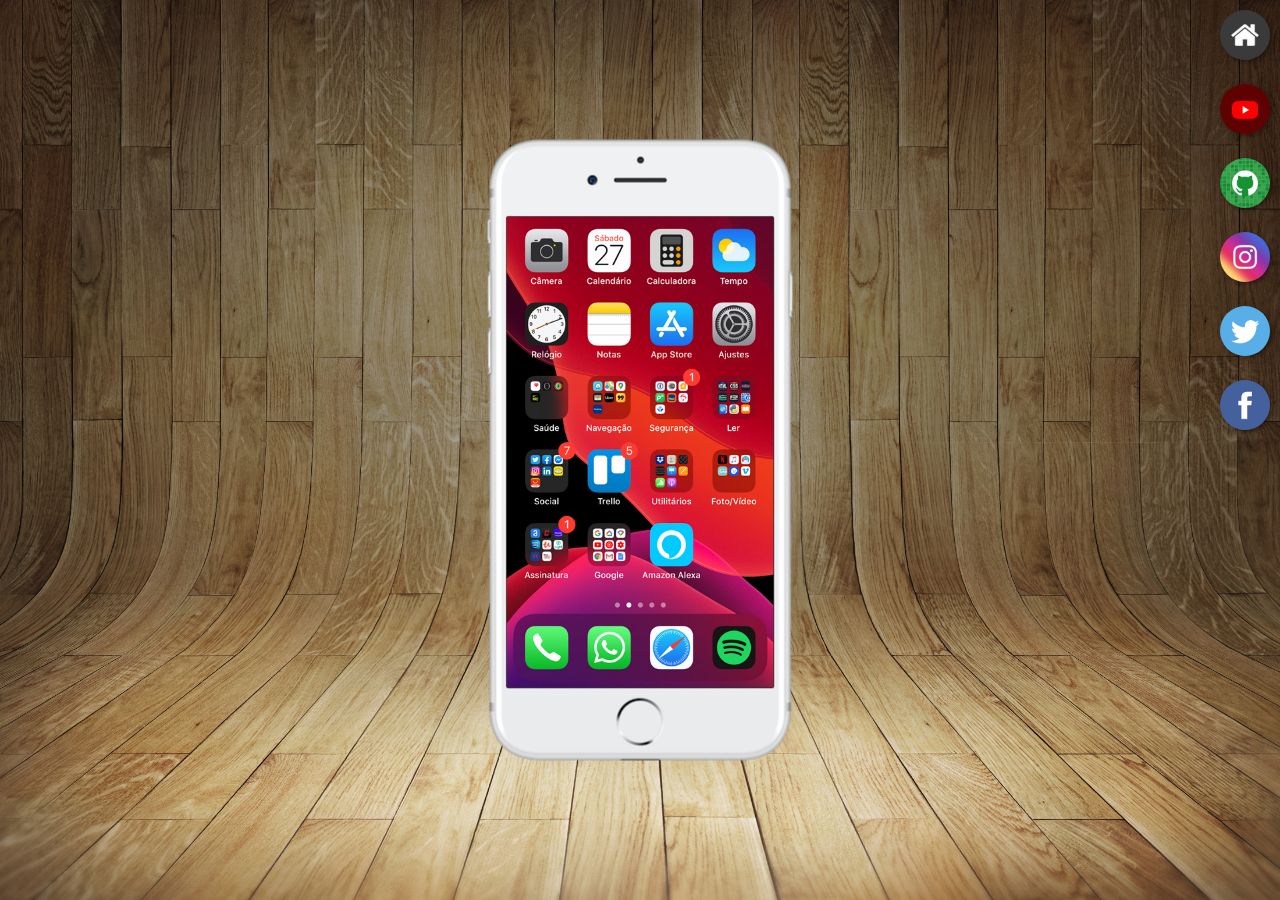
<file: index.html>
<!DOCTYPE html>
<html lang="pt-br">
<head>
    <meta charset="UTF-8">
    <meta http-equiv="X-UA-Compatible" content="IE=edge">
    <meta name="viewport" content="width=device-width, initial-scale=1.0">
    <link rel="shortcut icon" href="favicon.png" type="image/x-icon">
    <link rel="stylesheet" href="estilos/style.css">
    <title>Projeto Redes Sociais</title>
</head>
<body>
    <main>
        <section id="telefone">
            <iframe src="home.html" name="tela" id="tela" frameborder="0">
                Seu navegador não é compatível com isso.
            </iframe>
        </section>
        <section id="redes-sociais">
            <a href="home.html" target="tela"><img src="pacote-d013/imagens/logo-home.jpg" alt="Home"></a><br>
            <a href="youtube.html" target="tela"><img src="pacote-d013/imagens/logo-youtube.jpg" alt="Youtube"></a><br>
            <a href="github.html" target="tela"><img src="pacote-d013/imagens/logo-github.jpg" alt="GitHub"></a><br>
            <a href="instagram.html" target="tela"><img src="pacote-d013/imagens/logo-instagram.jpg" alt="Instagram"></a><br>
            <a href="twitter.html" target="tela"><img src="pacote-d013/imagens/logo-twitter.jpg" alt="Twitter"></a><br>
            <a href="facebook.html" target="tela"><img src="pacote-d013/imagens/logo-facebook.jpg" alt="Facebook"></a>
        </section>
    </main>
</body>
</html>
</file>
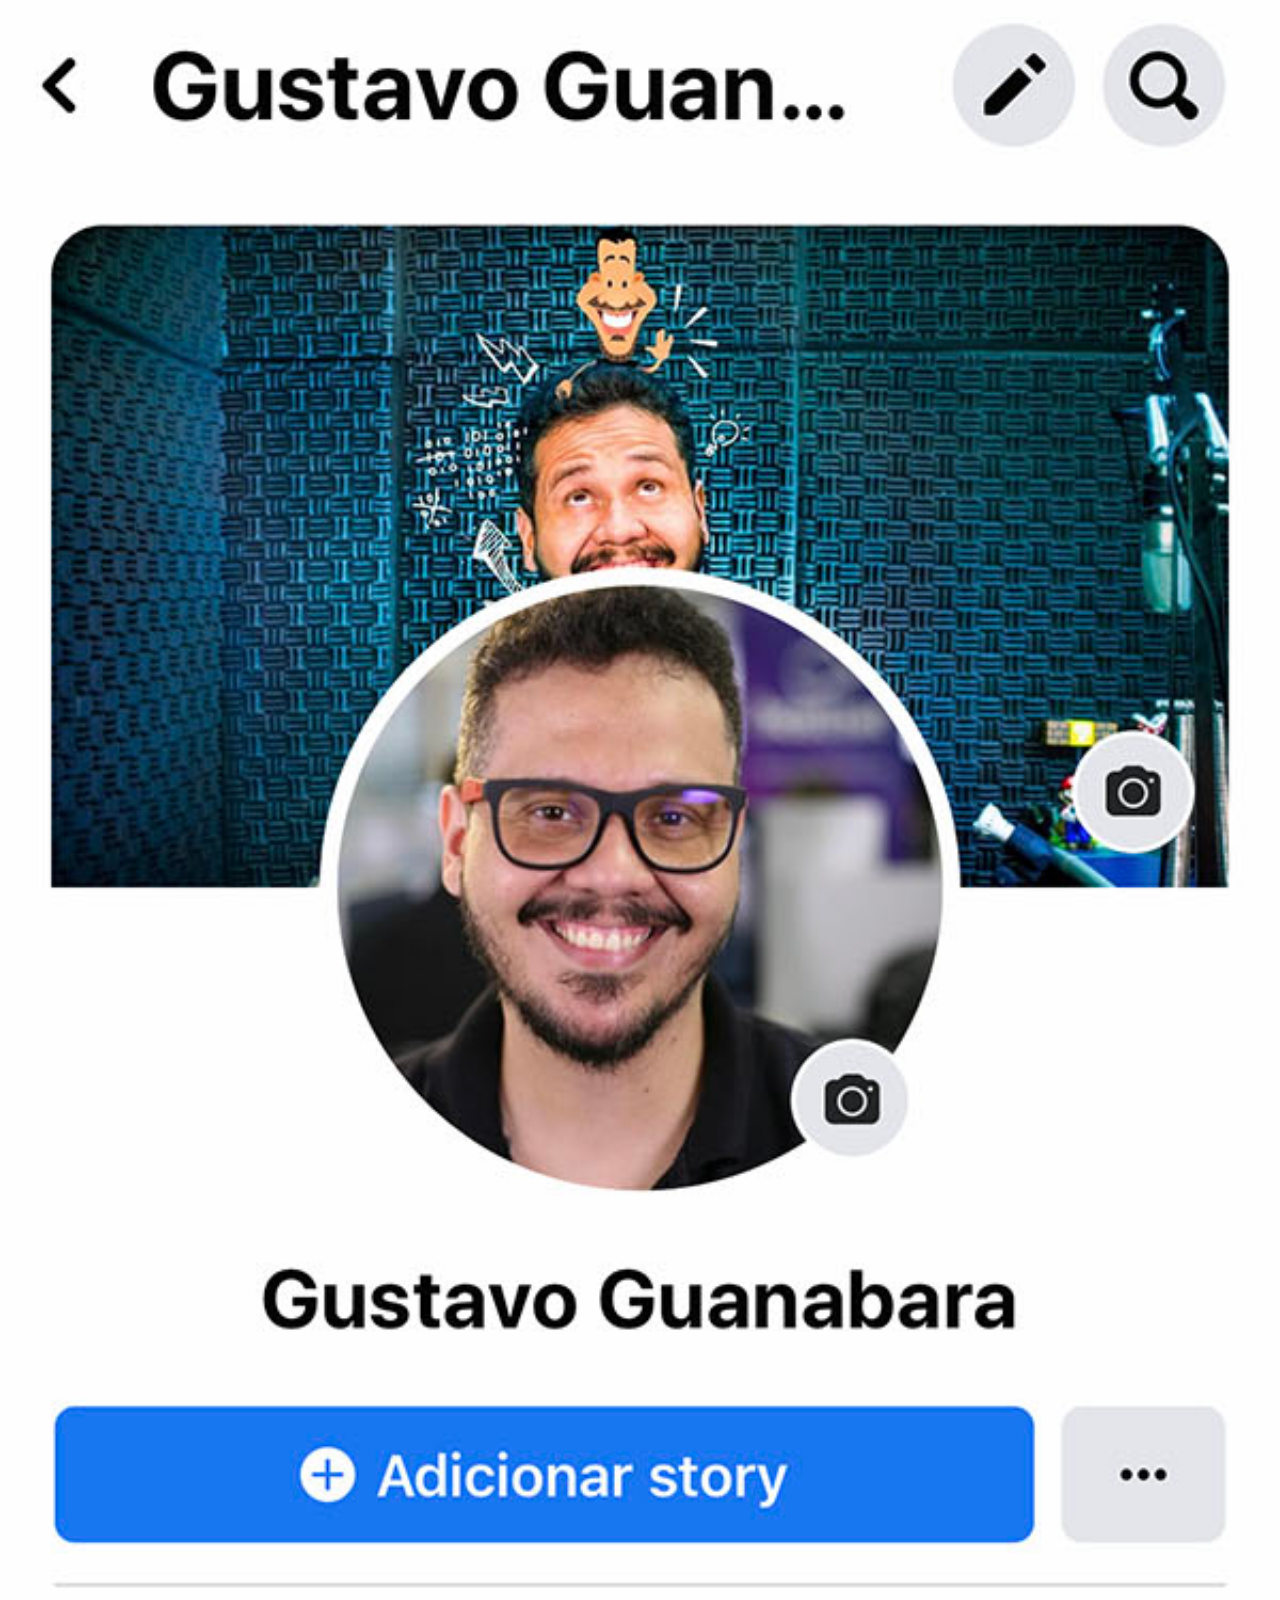
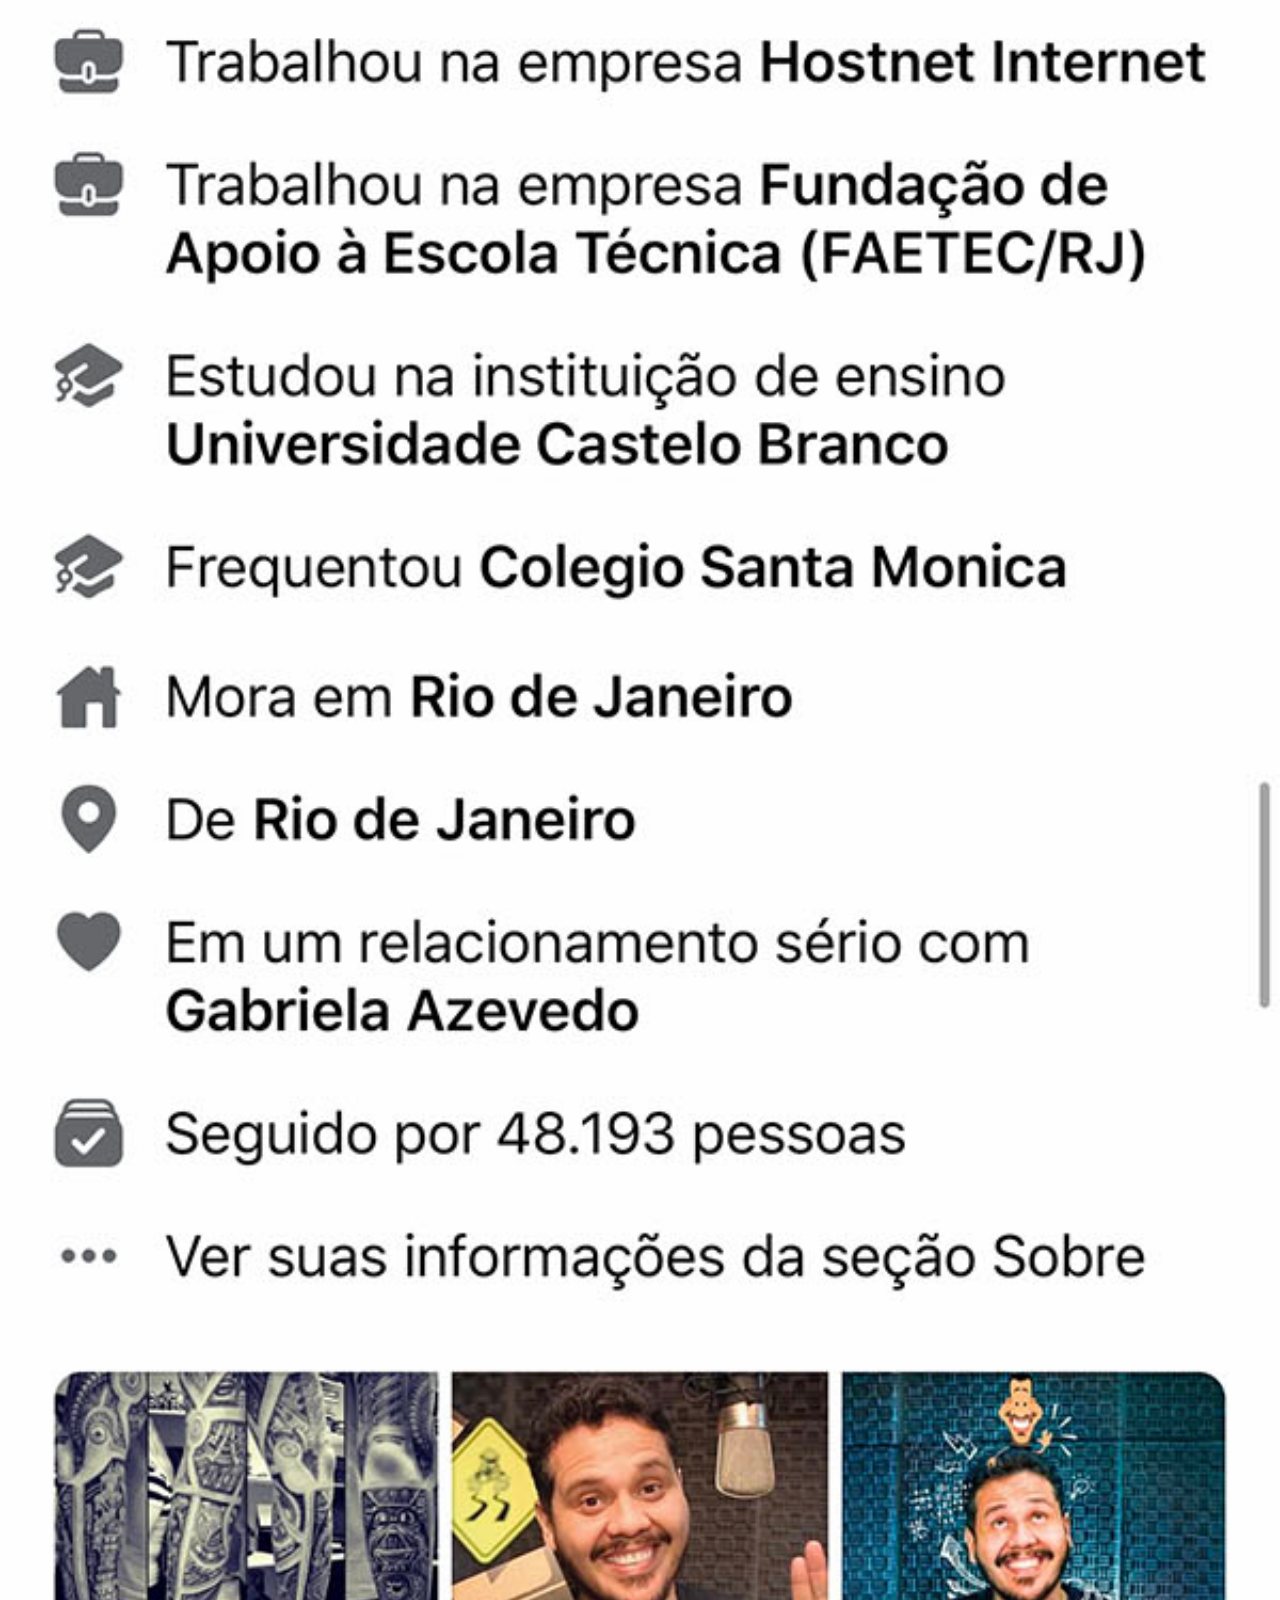
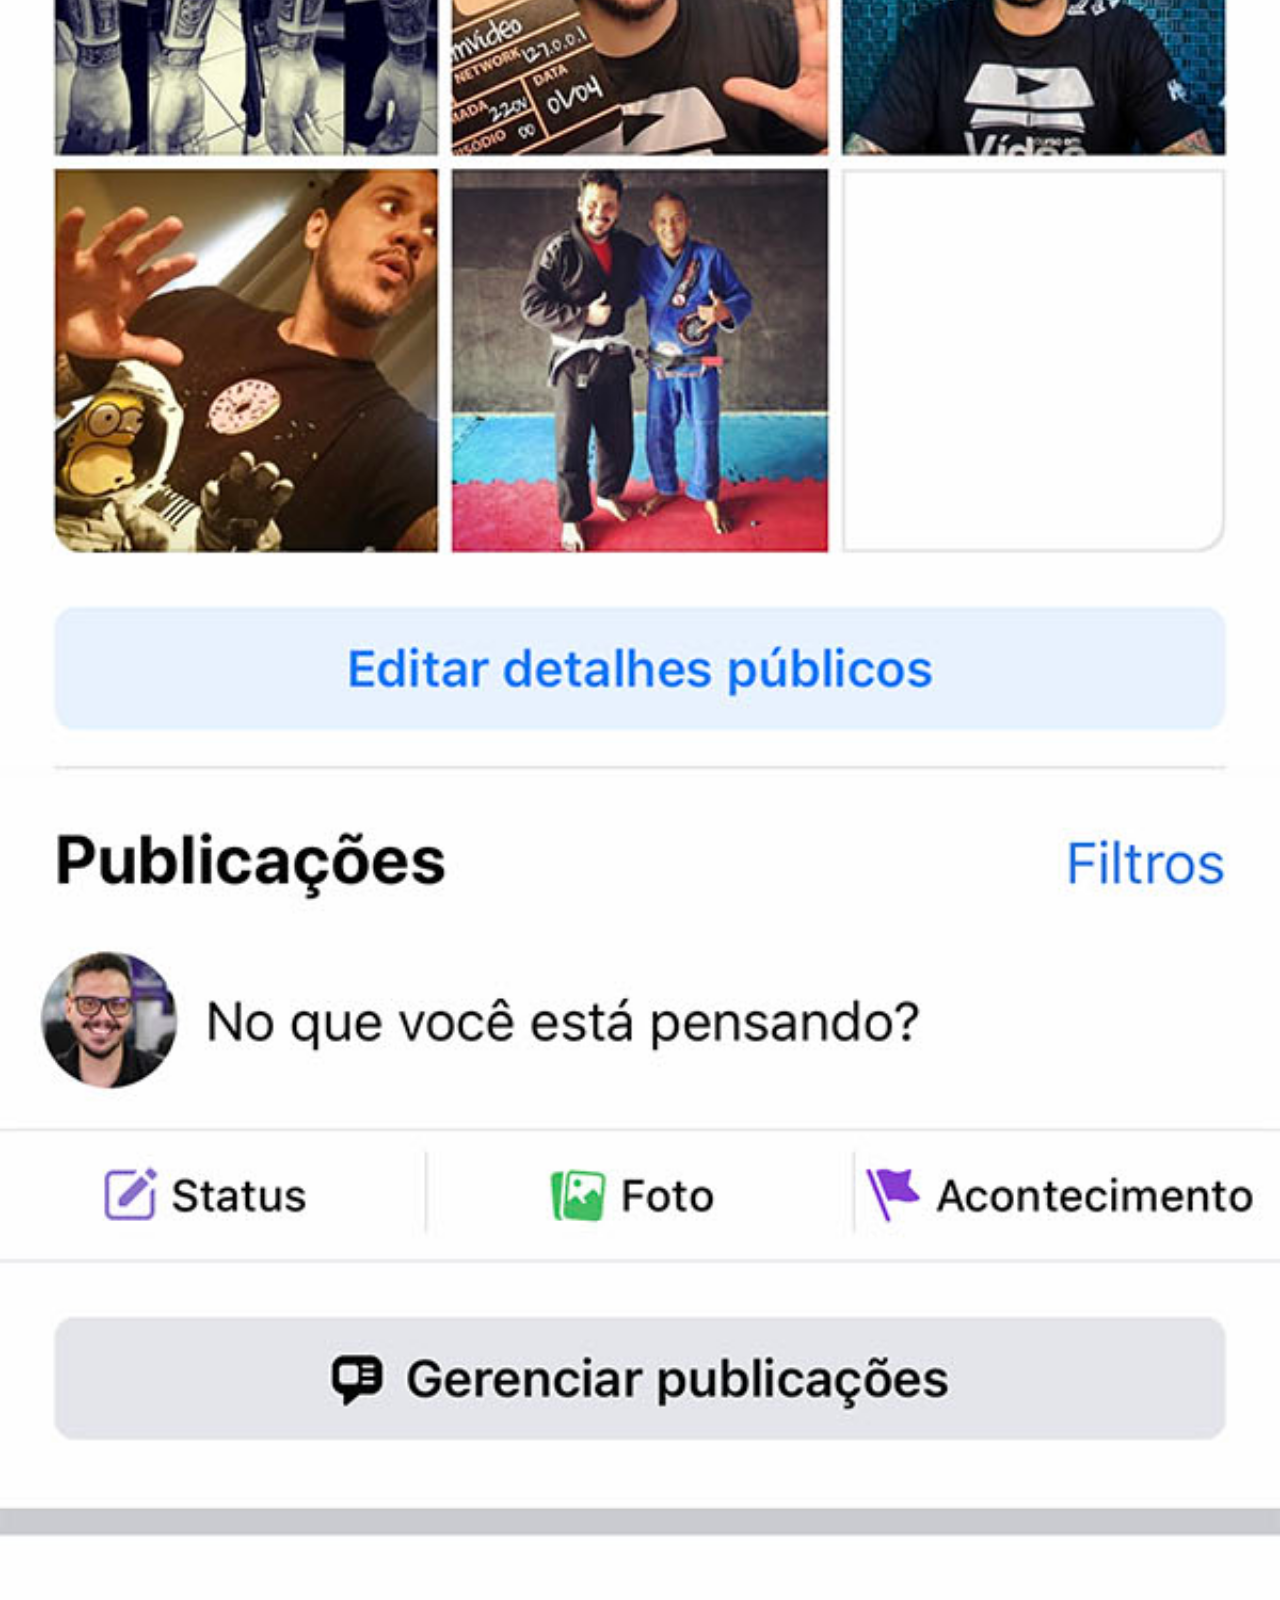
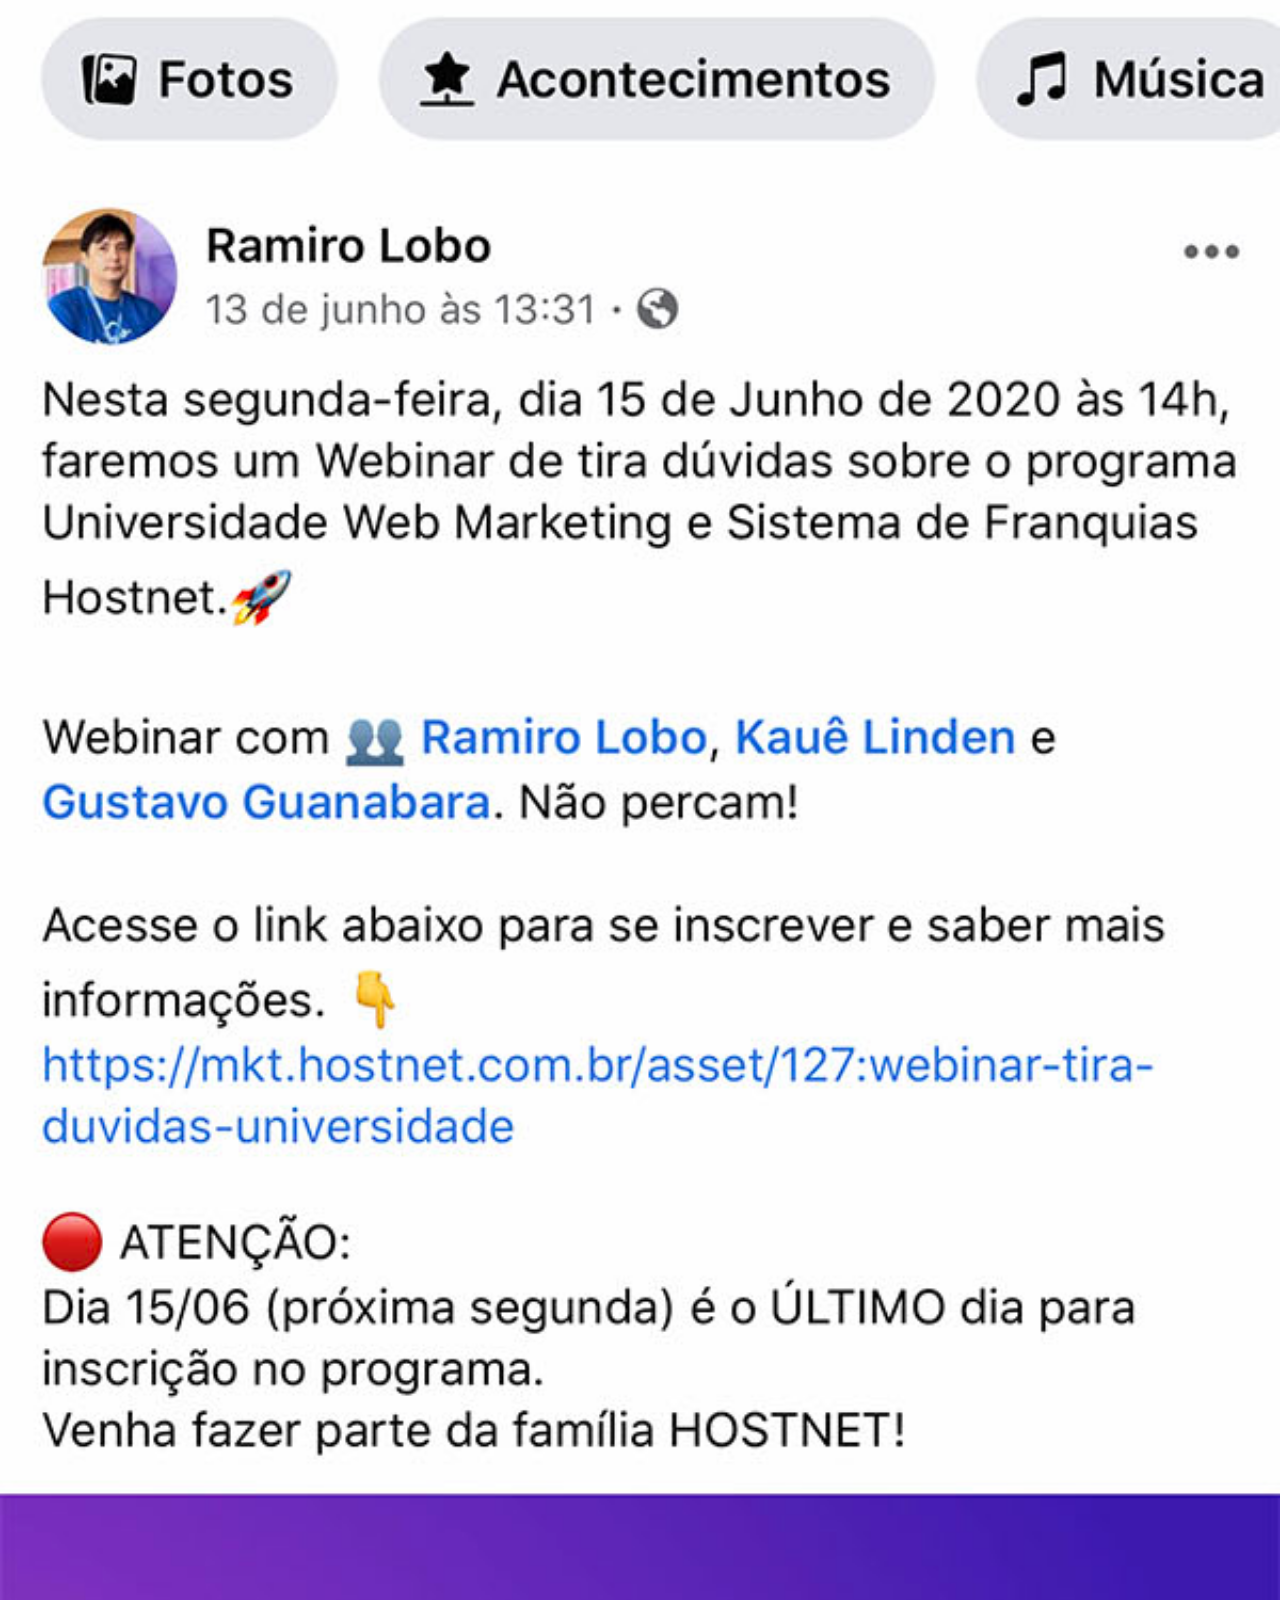
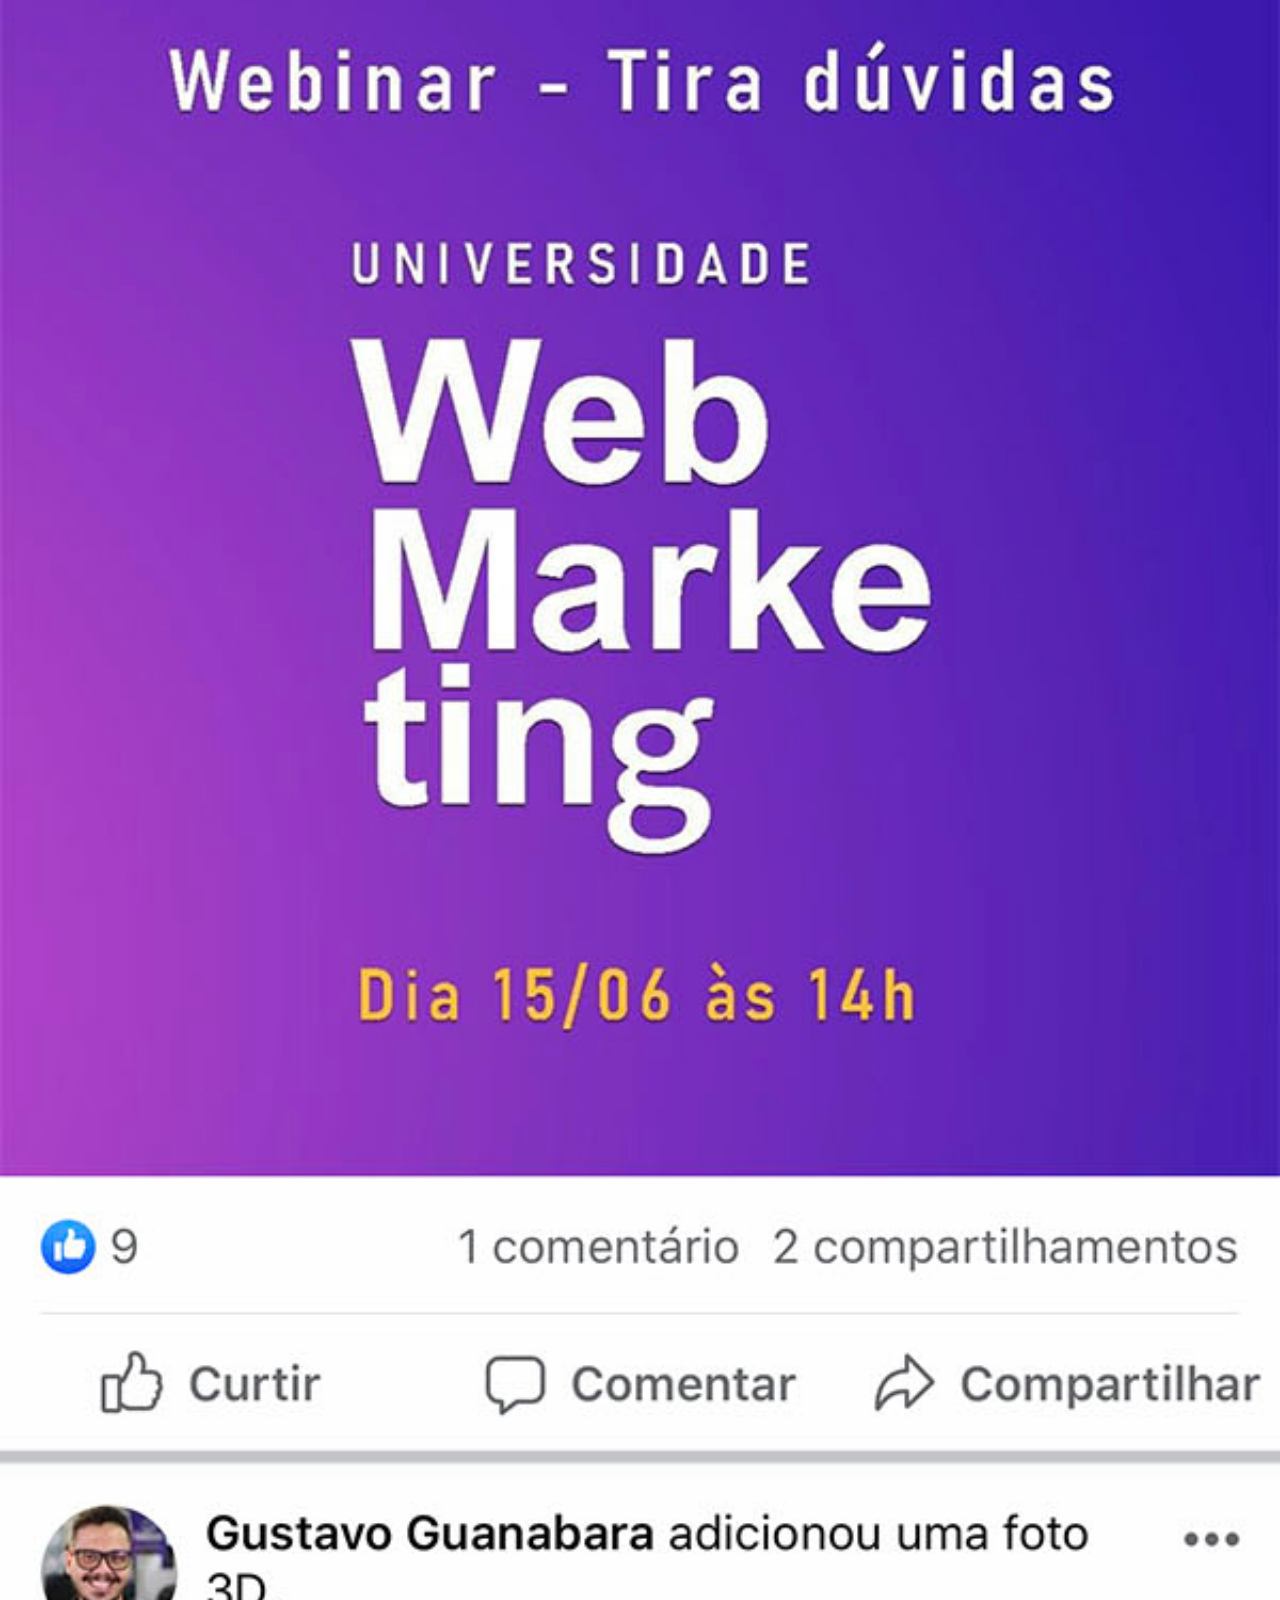
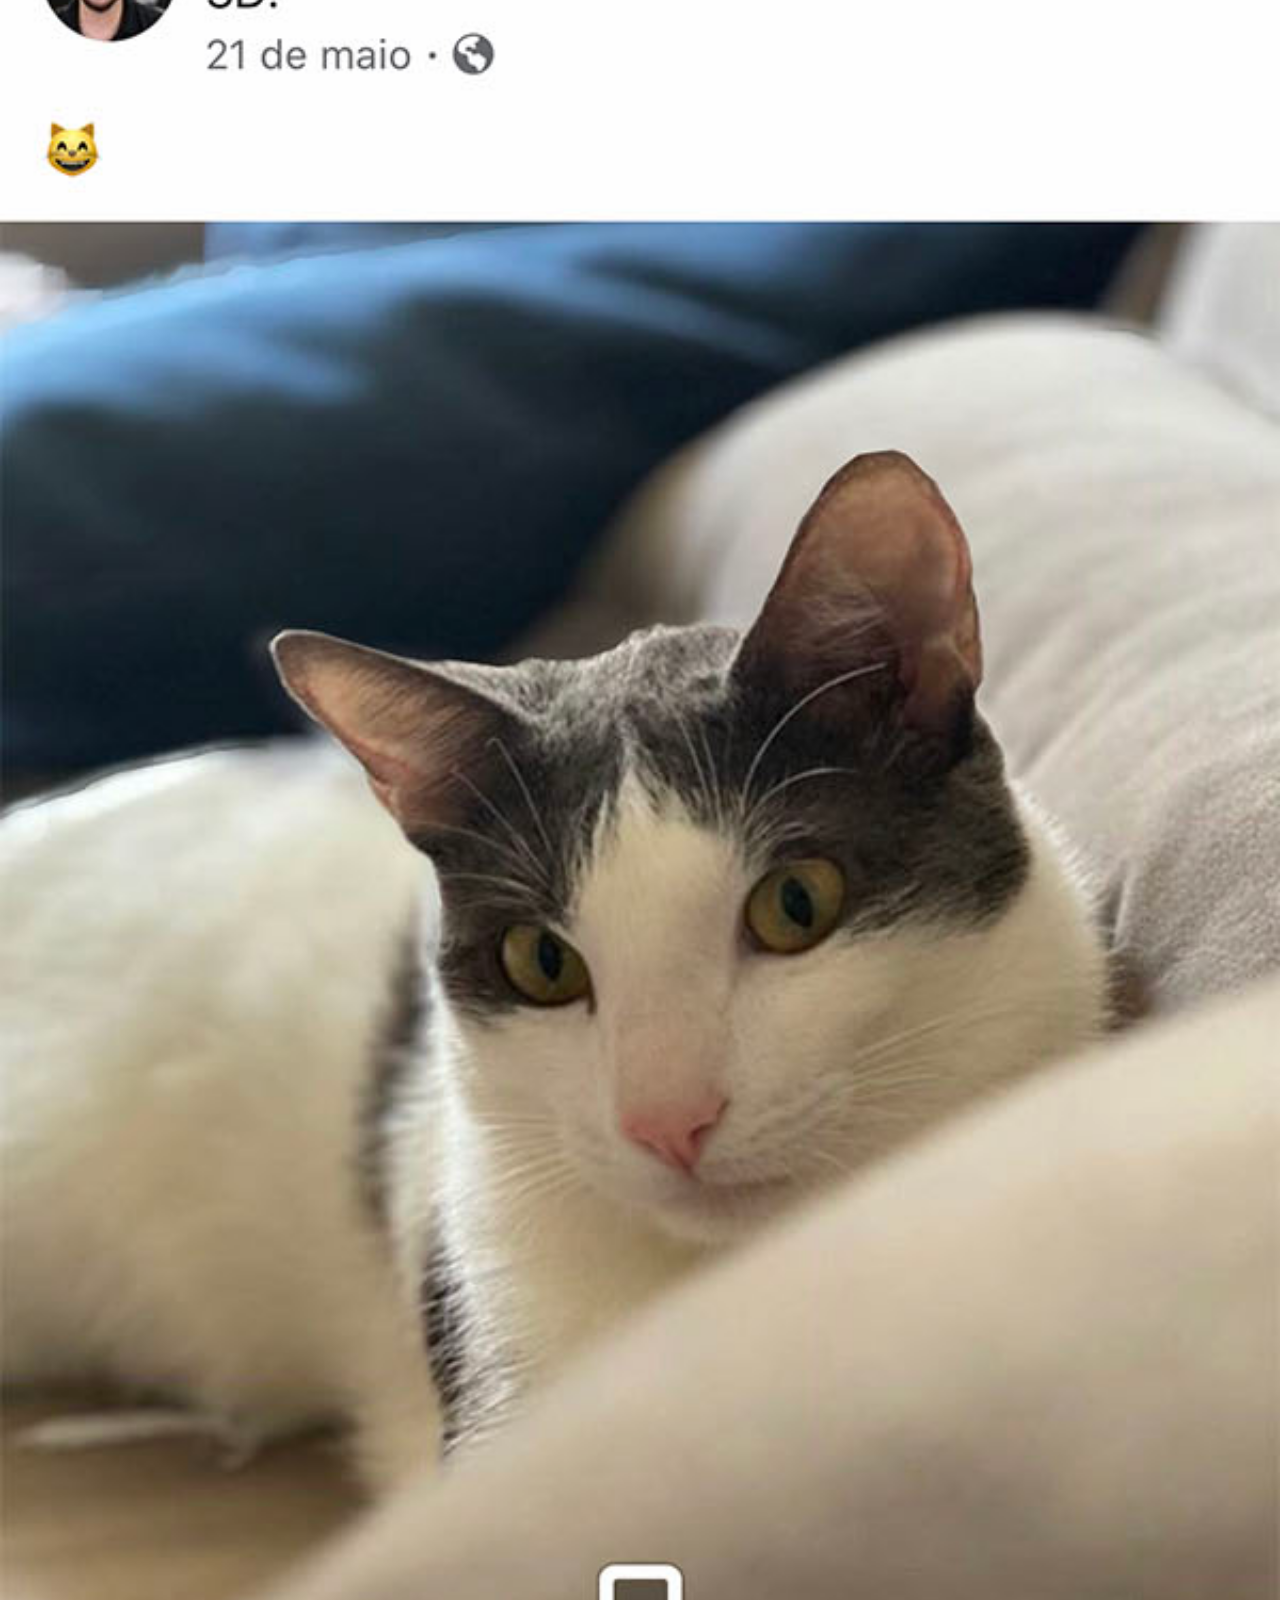
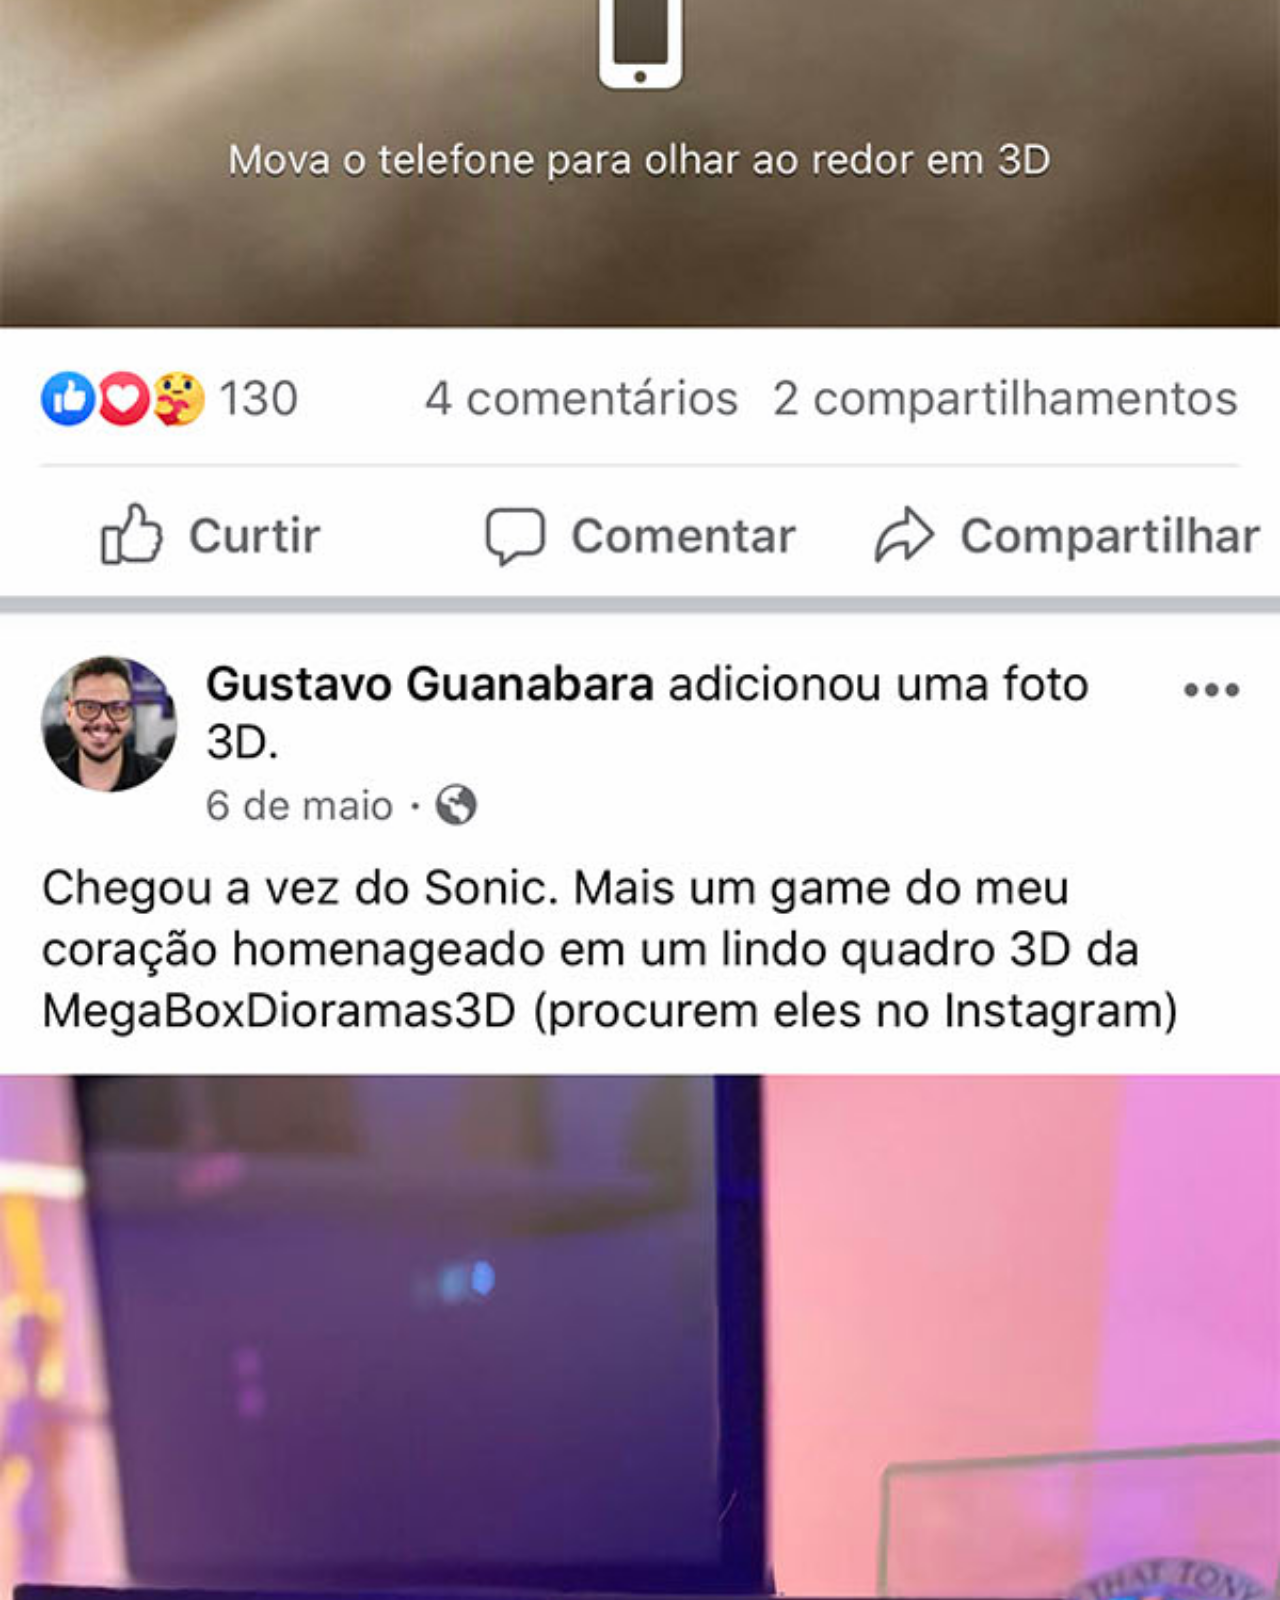
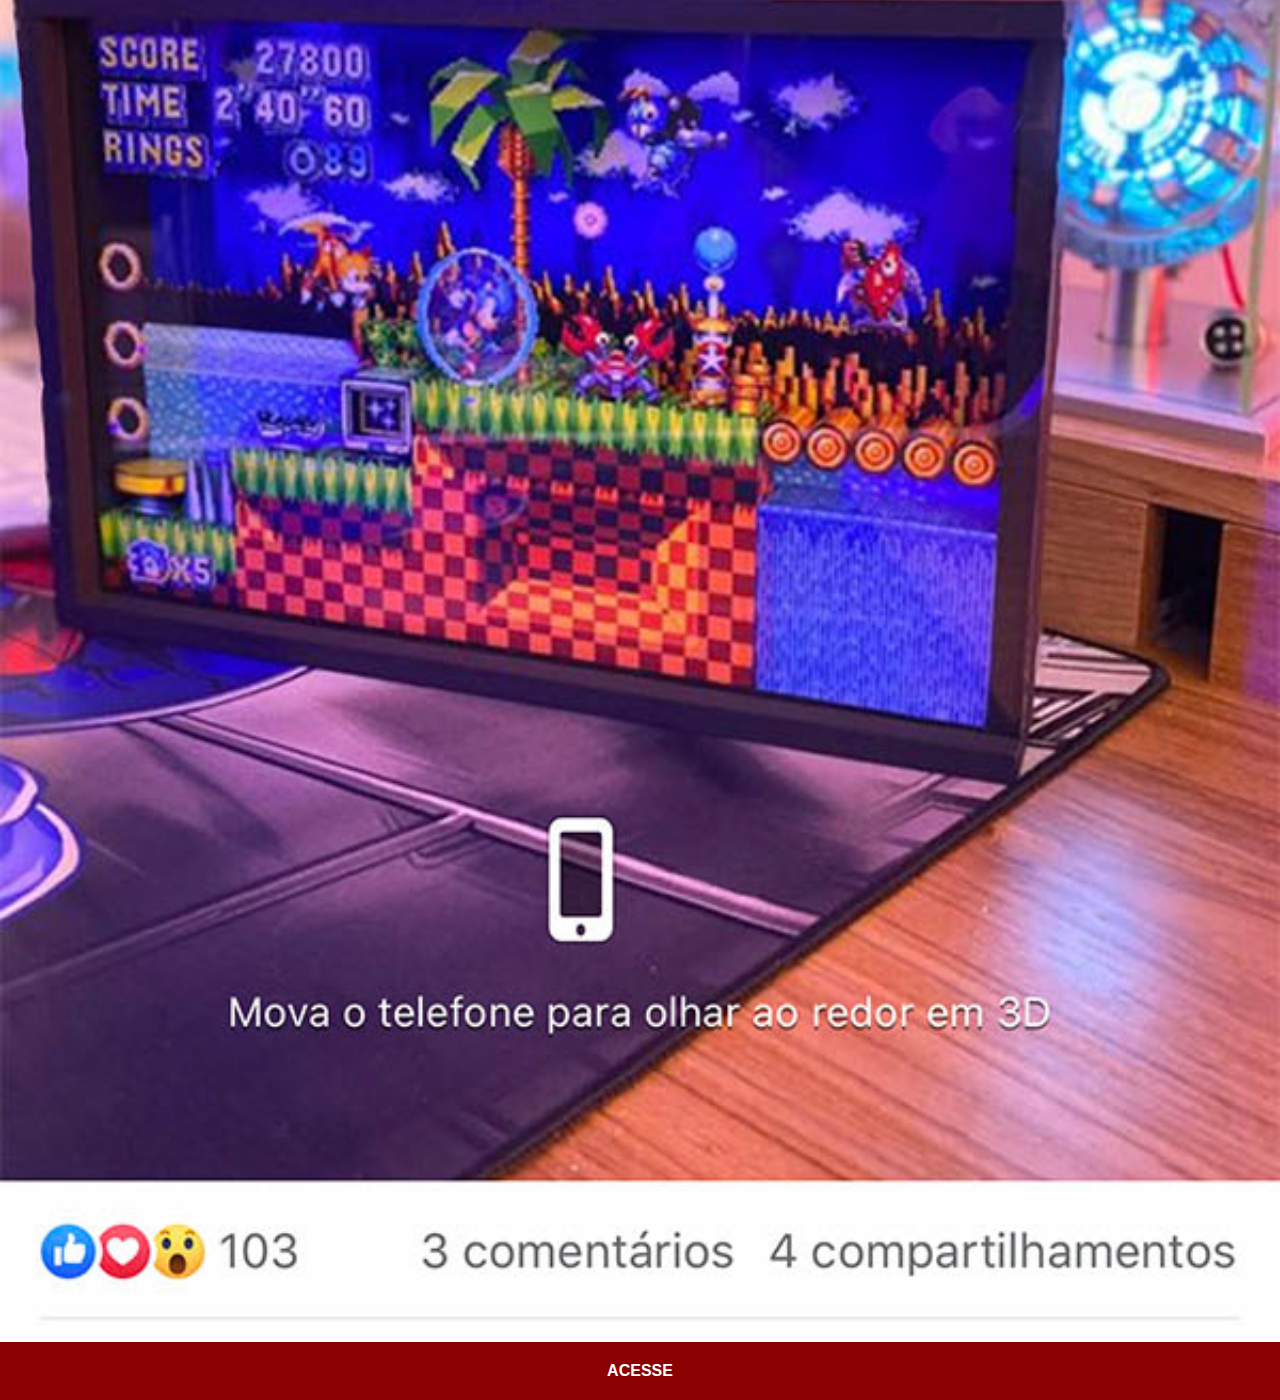
<file: facebook.html>
<!DOCTYPE html>
<html lang="pt-br">
<head>
    <meta charset="UTF-8">
    <meta http-equiv="X-UA-Compatible" content="IE=edge">
    <meta name="viewport" content="width=device-width, initial-scale=1.0">
    <title>Facebook</title>
    <link rel="stylesheet" href="estilos/social.css">
</head>
<body>
    <img src="pacote-d013/imagens/tela-facebook.jpg" alt="Twitter">
    <a href="https://www.facebook.com/profile.php?id=100082909422195" target="_blank">ACESSE</a>
</body>
</html>
</file>
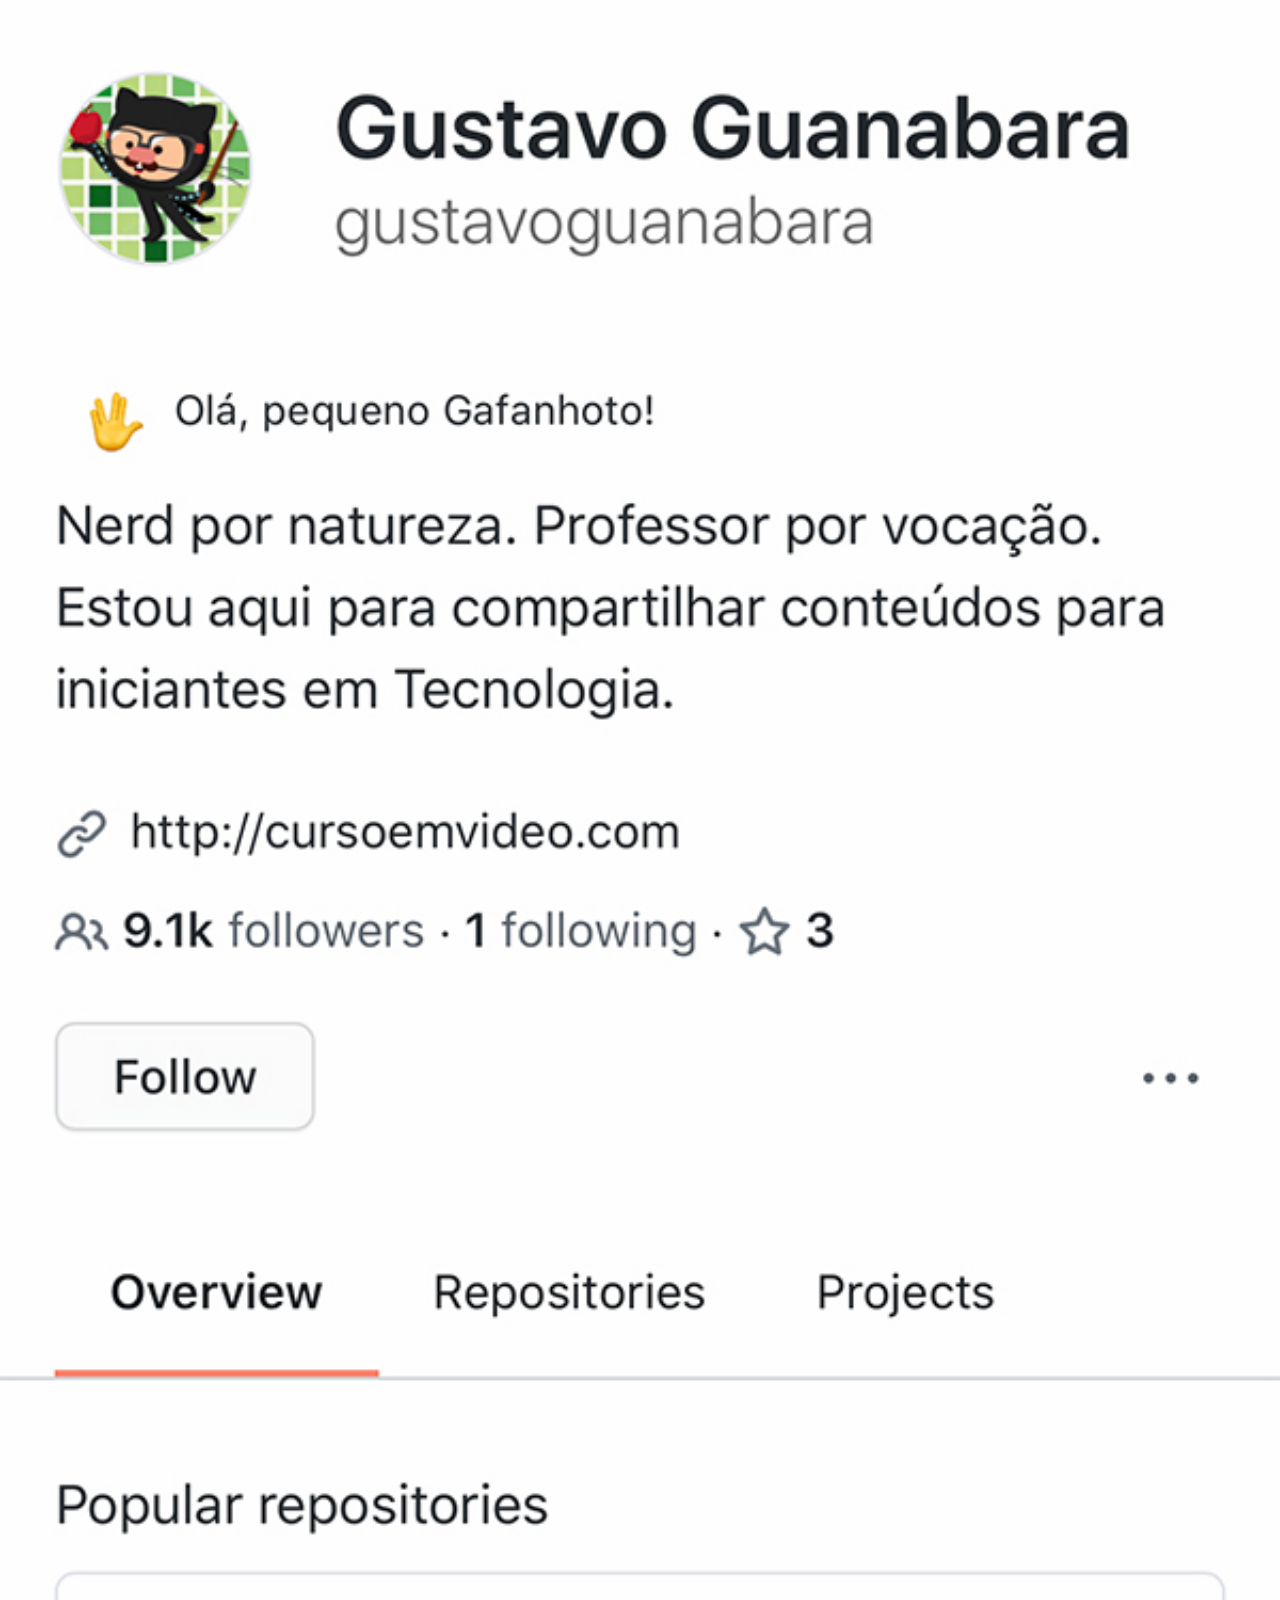
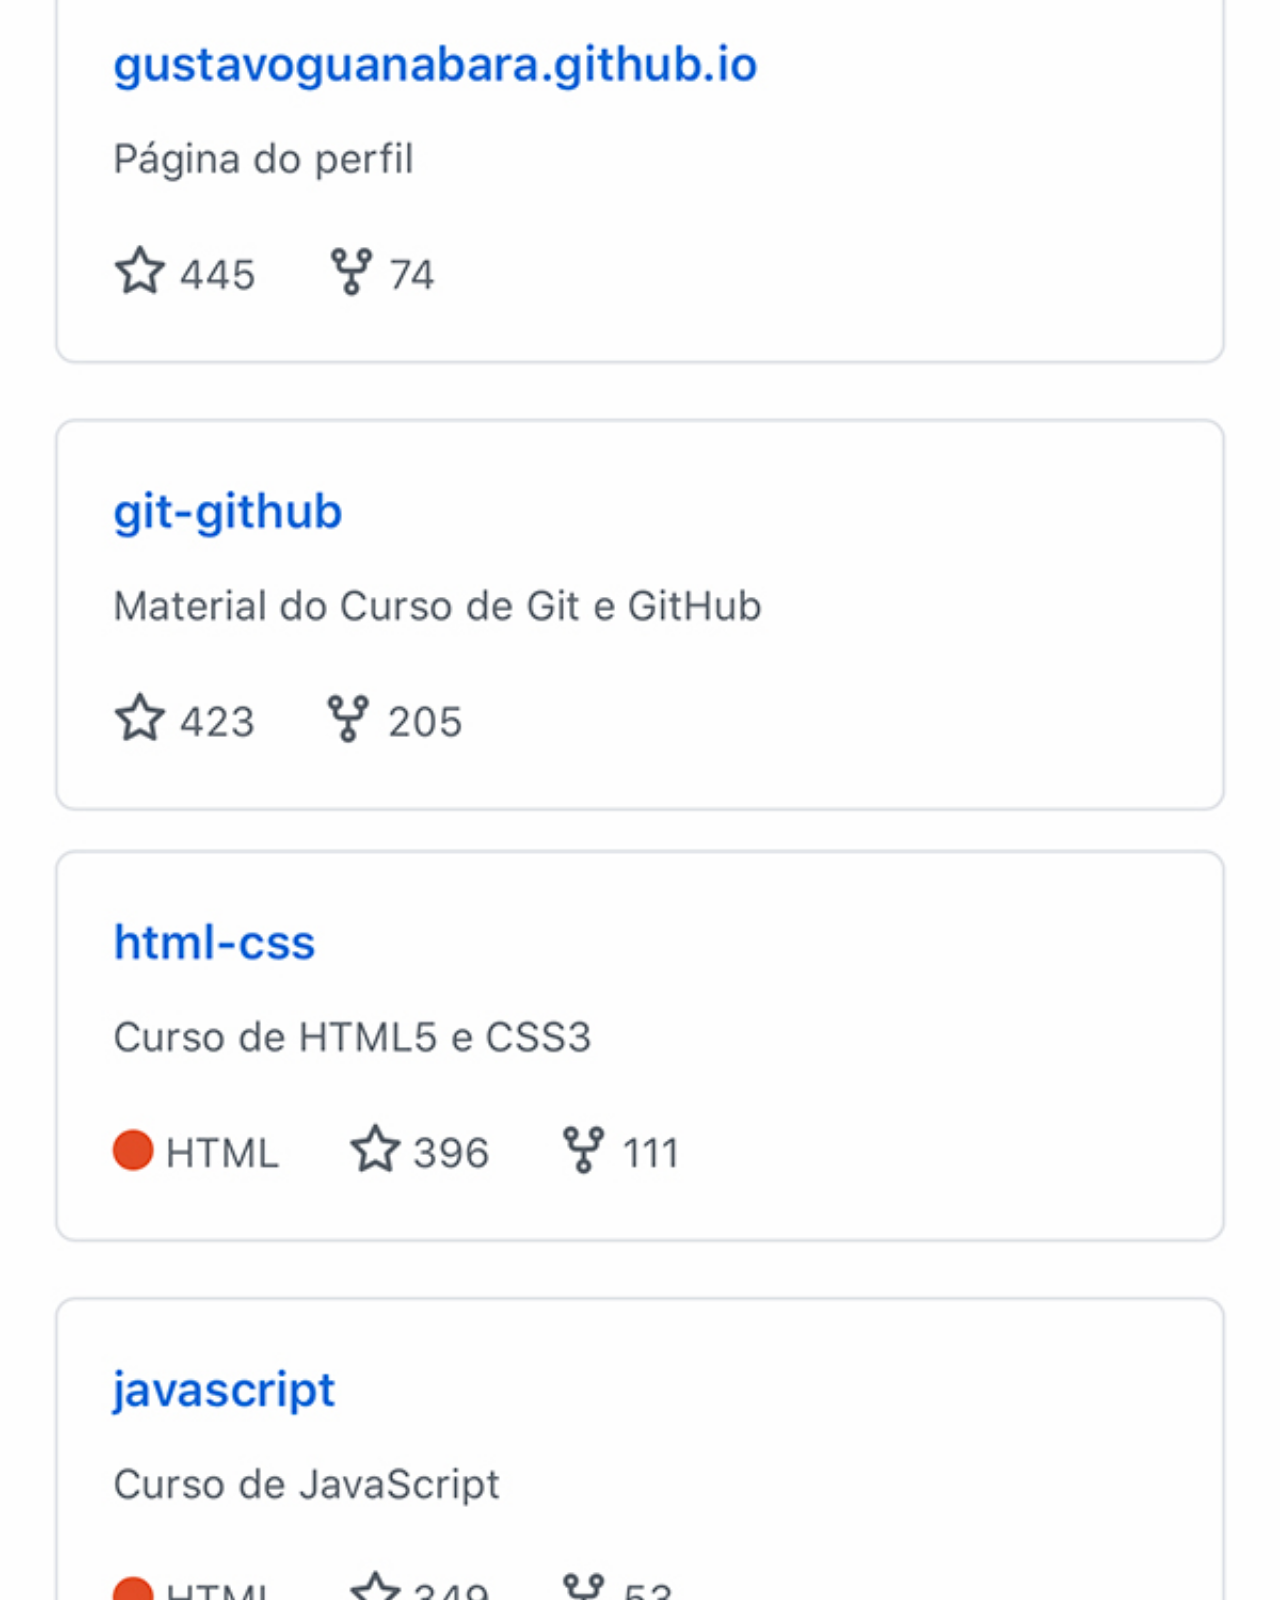
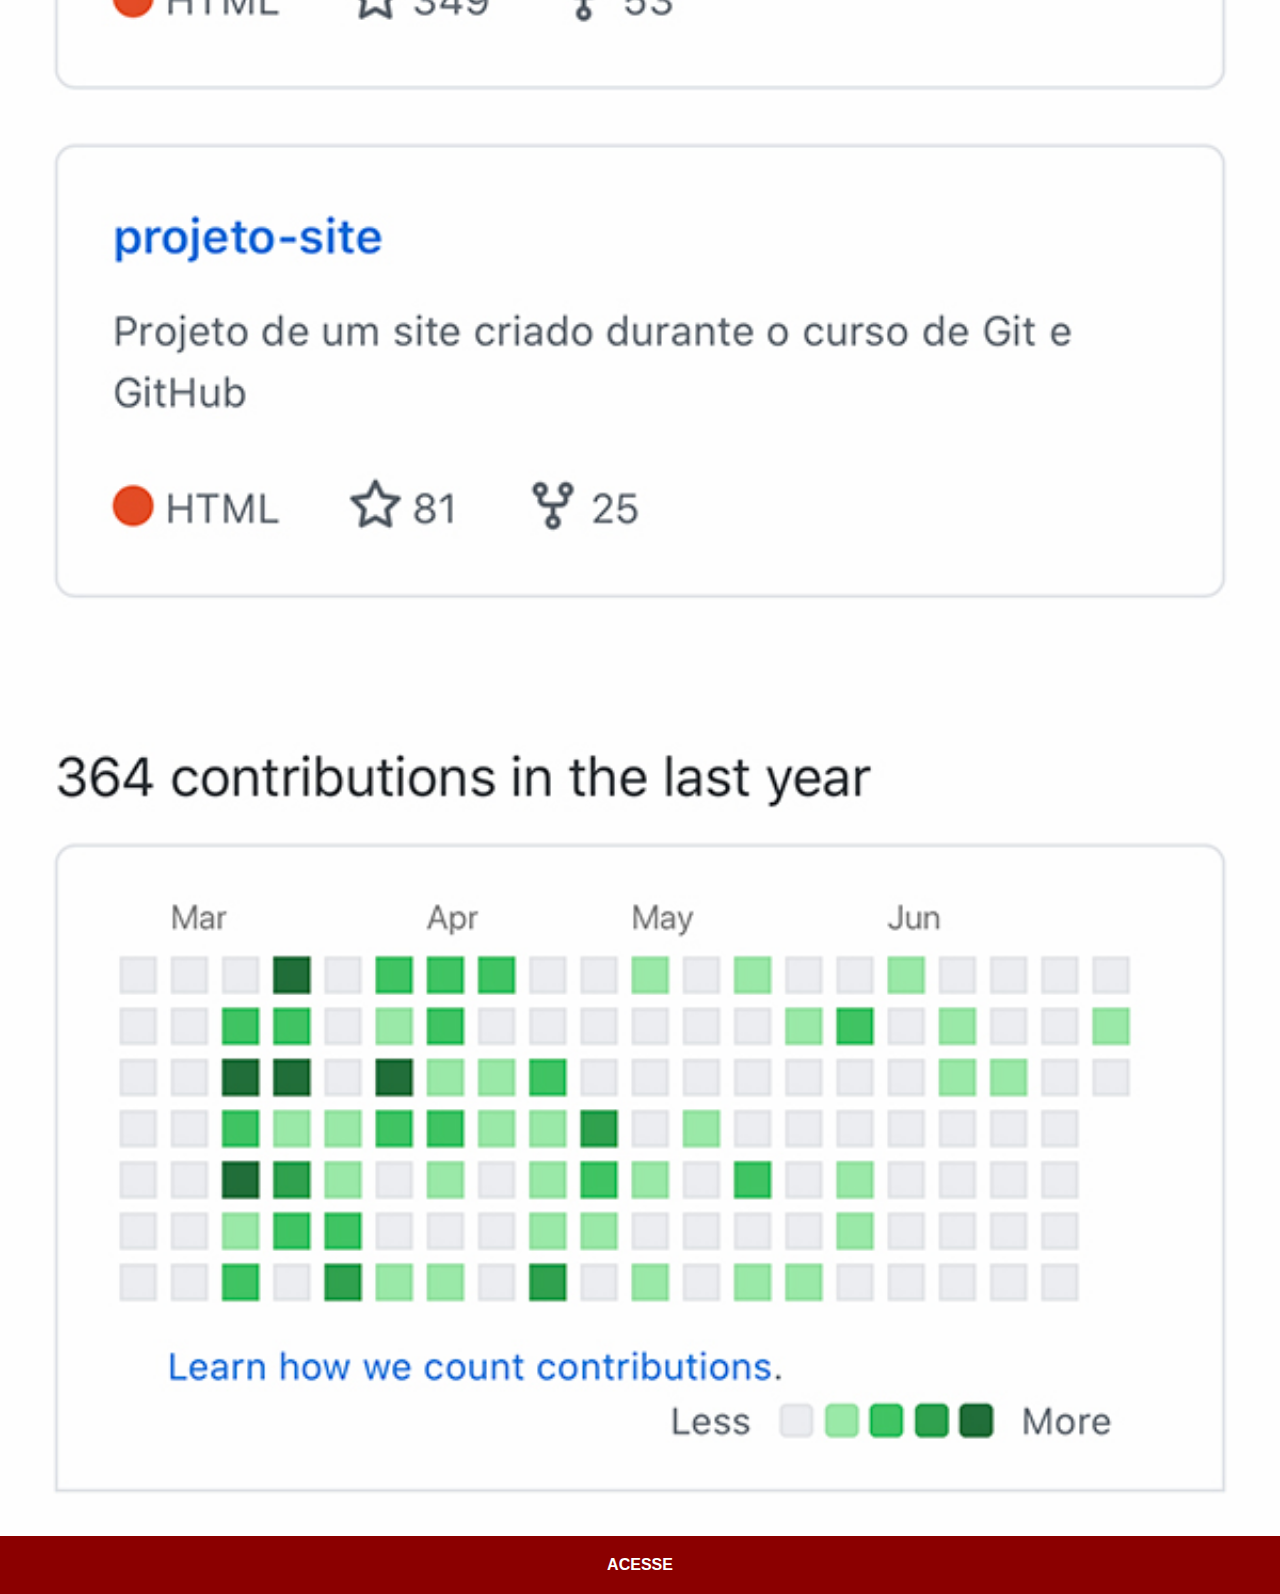
<file: github.html>
<!DOCTYPE html>
<html lang="pt-br">
<head>
    <meta charset="UTF-8">
    <meta http-equiv="X-UA-Compatible" content="IE=edge">
    <meta name="viewport" content="width=device-width, initial-scale=1.0">
    <title>GitHub</title>
    <link rel="stylesheet" href="estilos/social.css">
</head>
<body>
   <img src="pacote-d013/imagens/tela-github.jpg" alt="GitHub"> 
   <a href="https://github.com/Dorival-J" target="_blank">ACESSE</a>
</body>
</html>
</file>
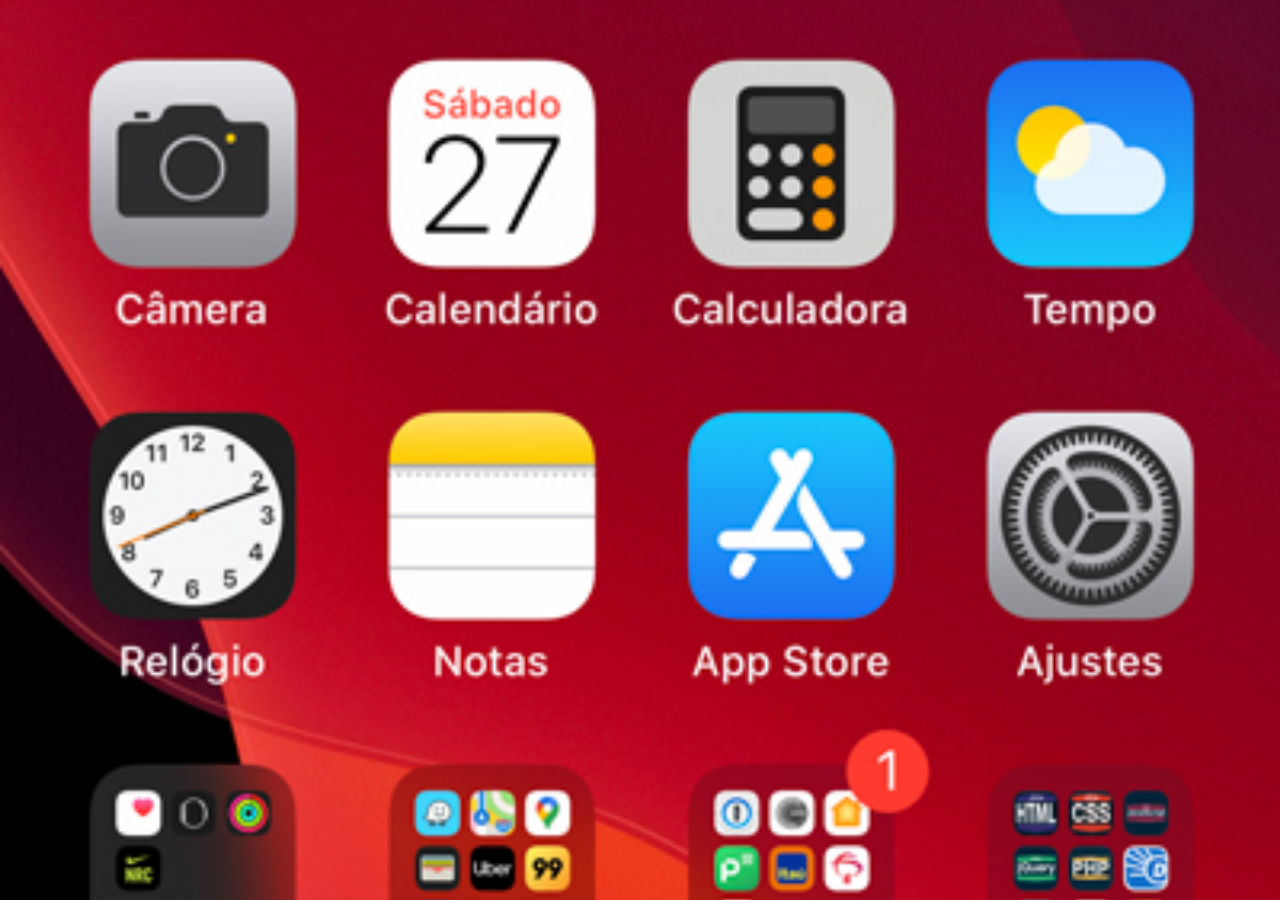
<file: home.html>
<!DOCTYPE html>
<html lang="pt-br">
<head>
    <meta charset="UTF-8">
    <meta http-equiv="X-UA-Compatible" content="IE=edge">
    <meta name="viewport" content="width=device-width, initial-scale=1.0">
    <title>Home</title>
</head>
<style>
    * {
        margin: 0px;
        padding: 0px;
    }

    body {
        width: 100vw;
        height: 100vh;
        background: black url('pacote-d013/imagens/tela-home.jpg') no-repeat top center;
        background-size: cover;
    }
</style>
<body>
    
</body>
</html>
</file>
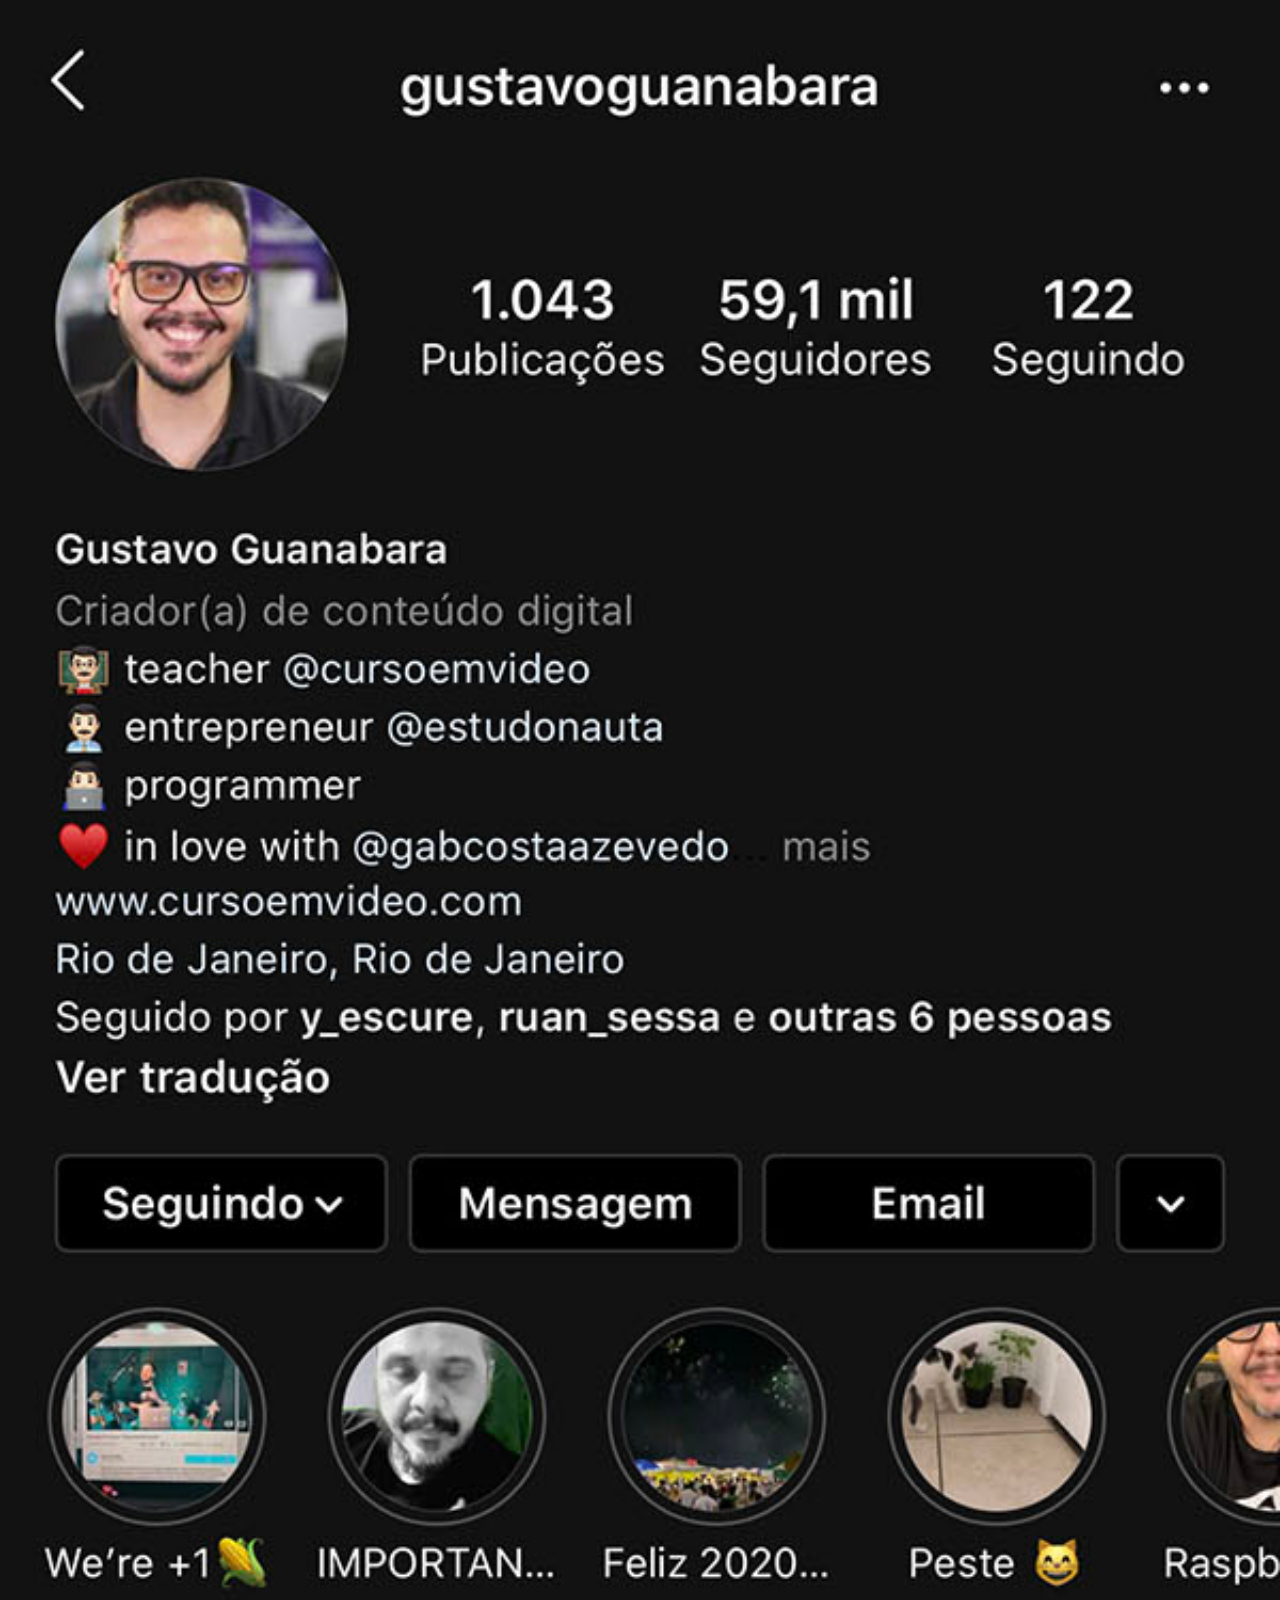
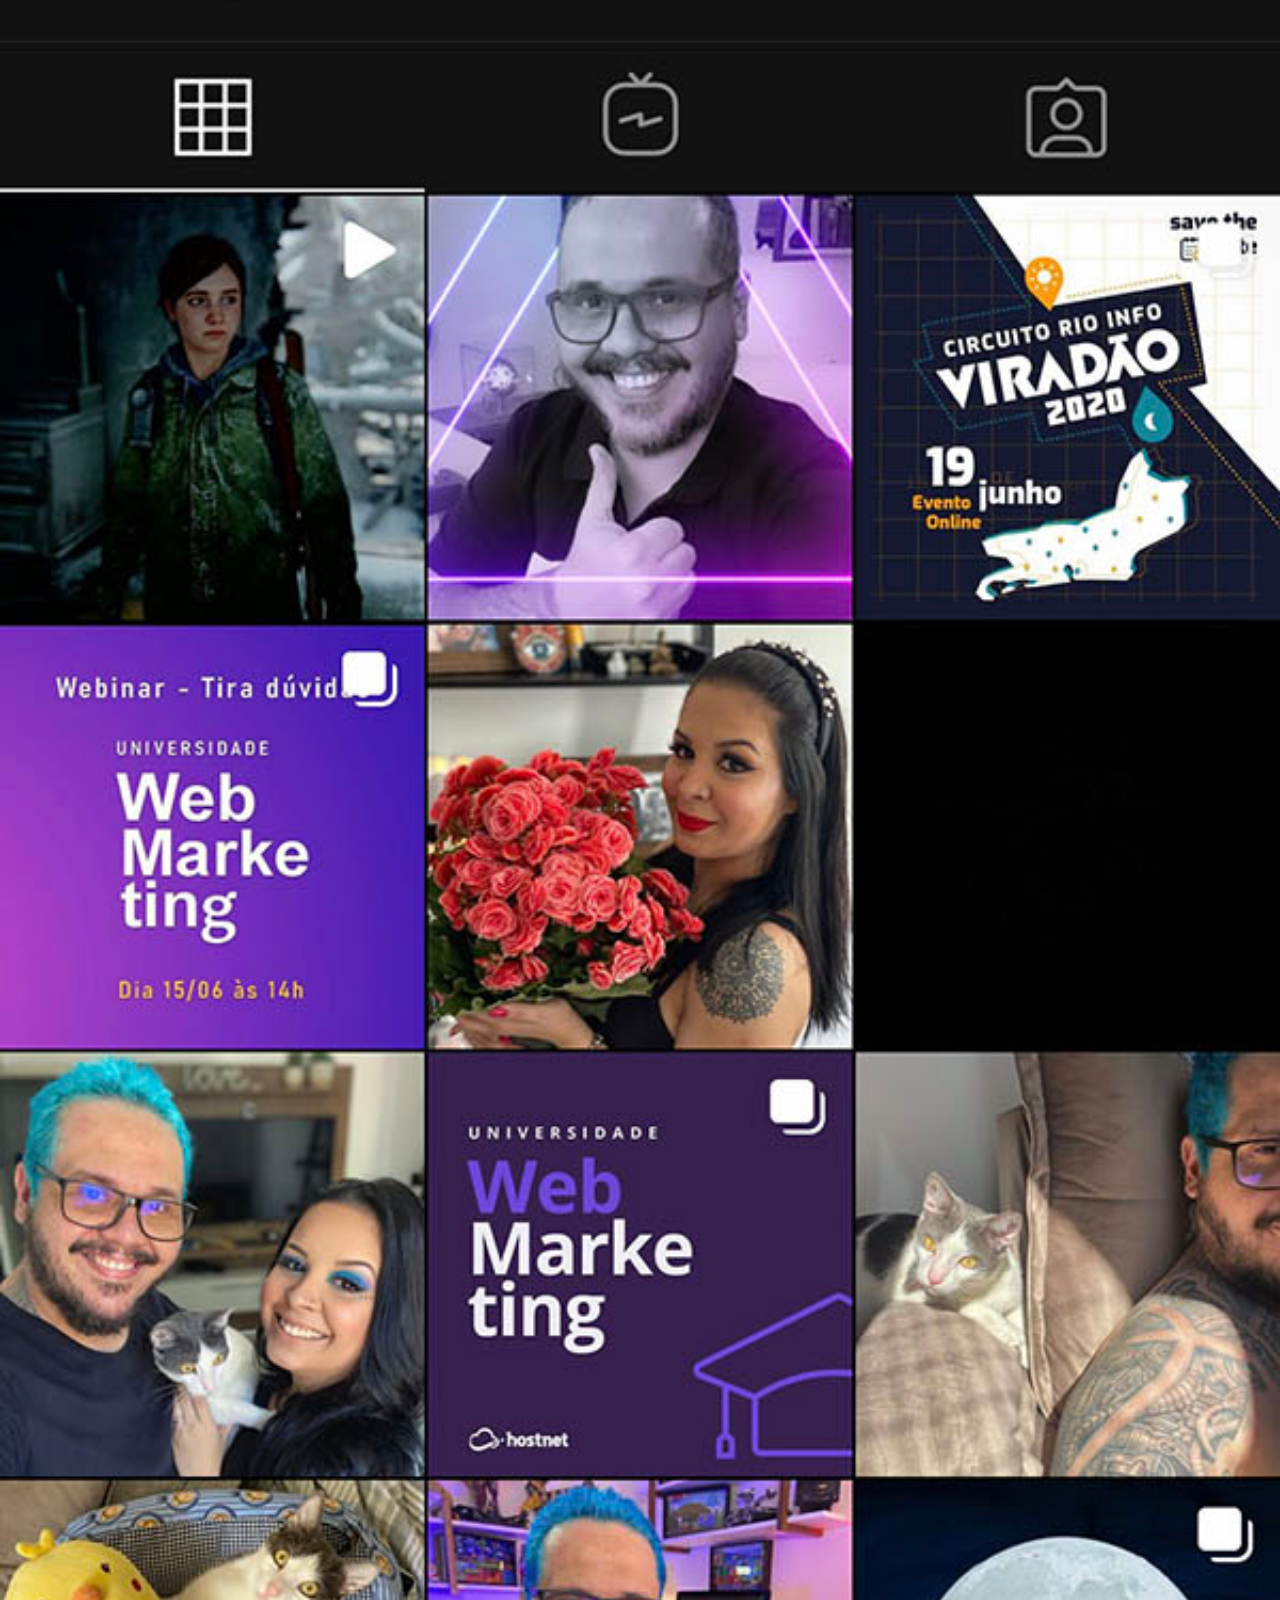
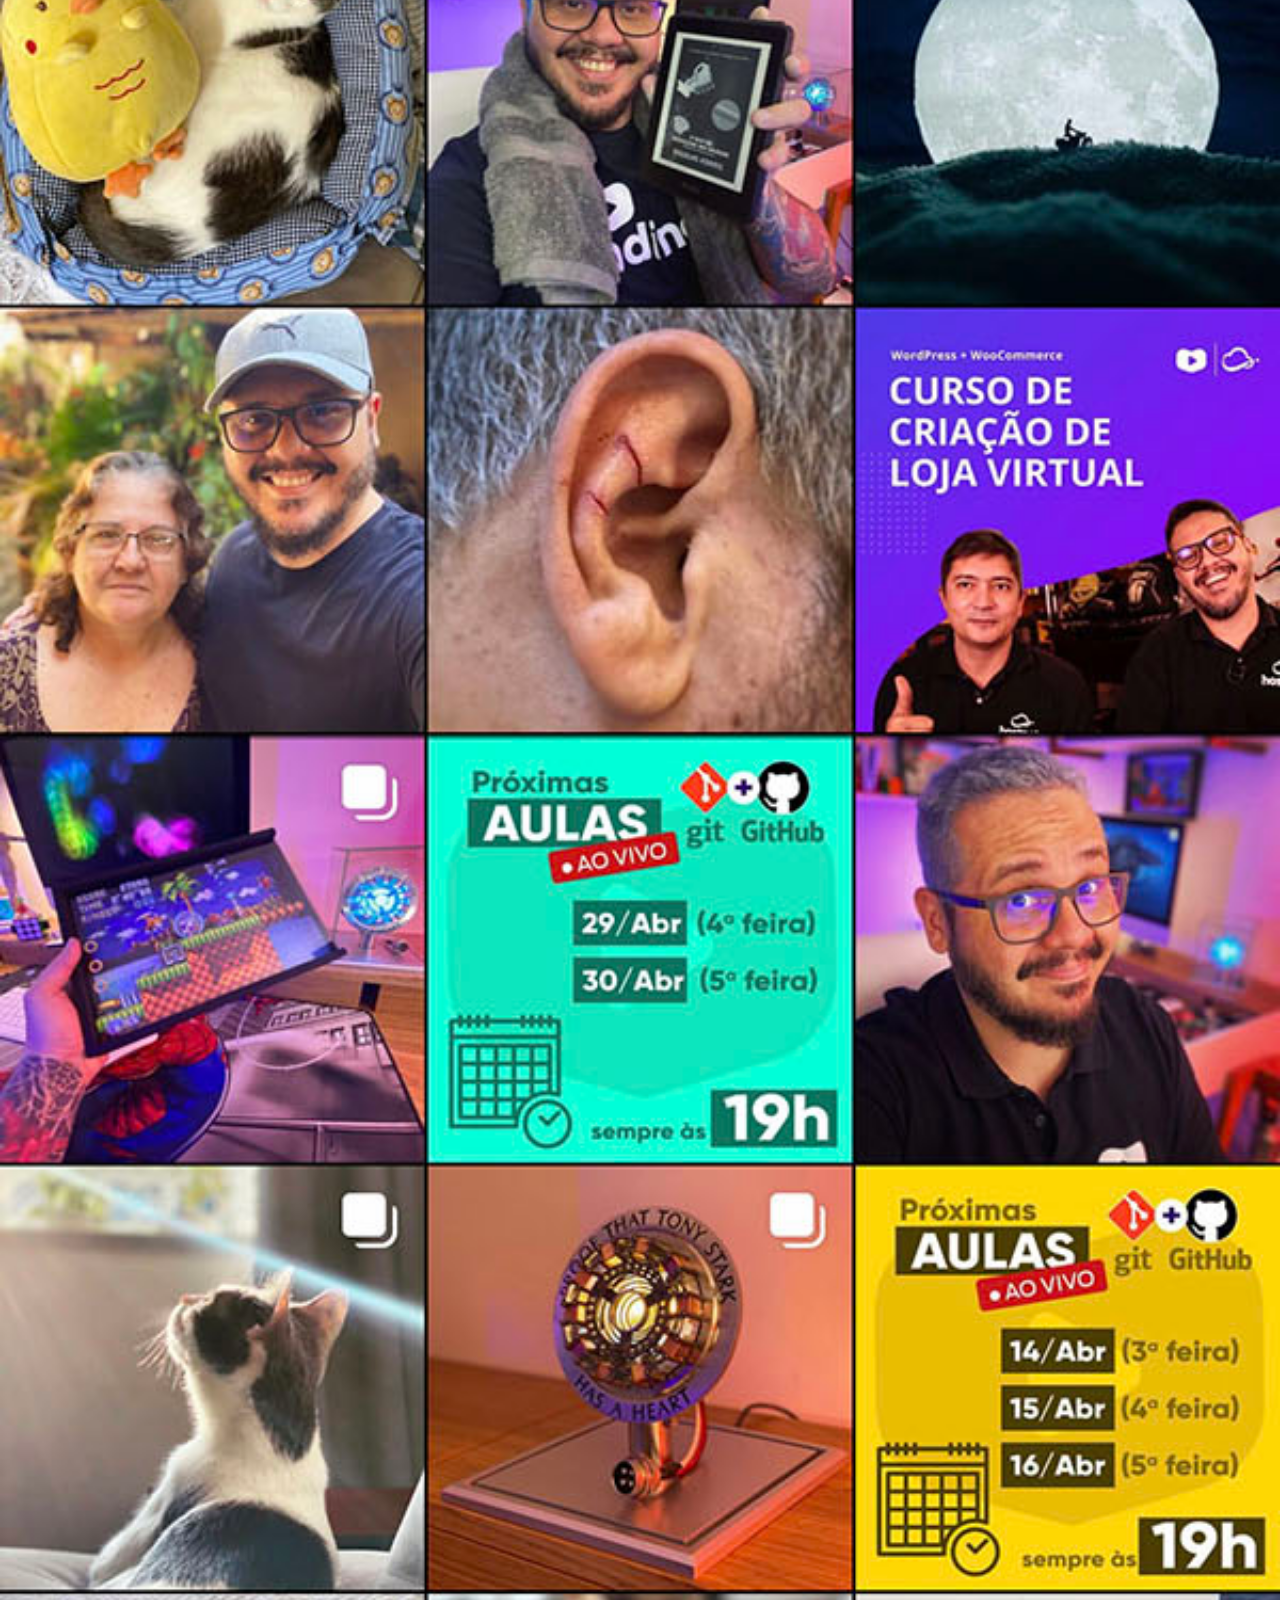
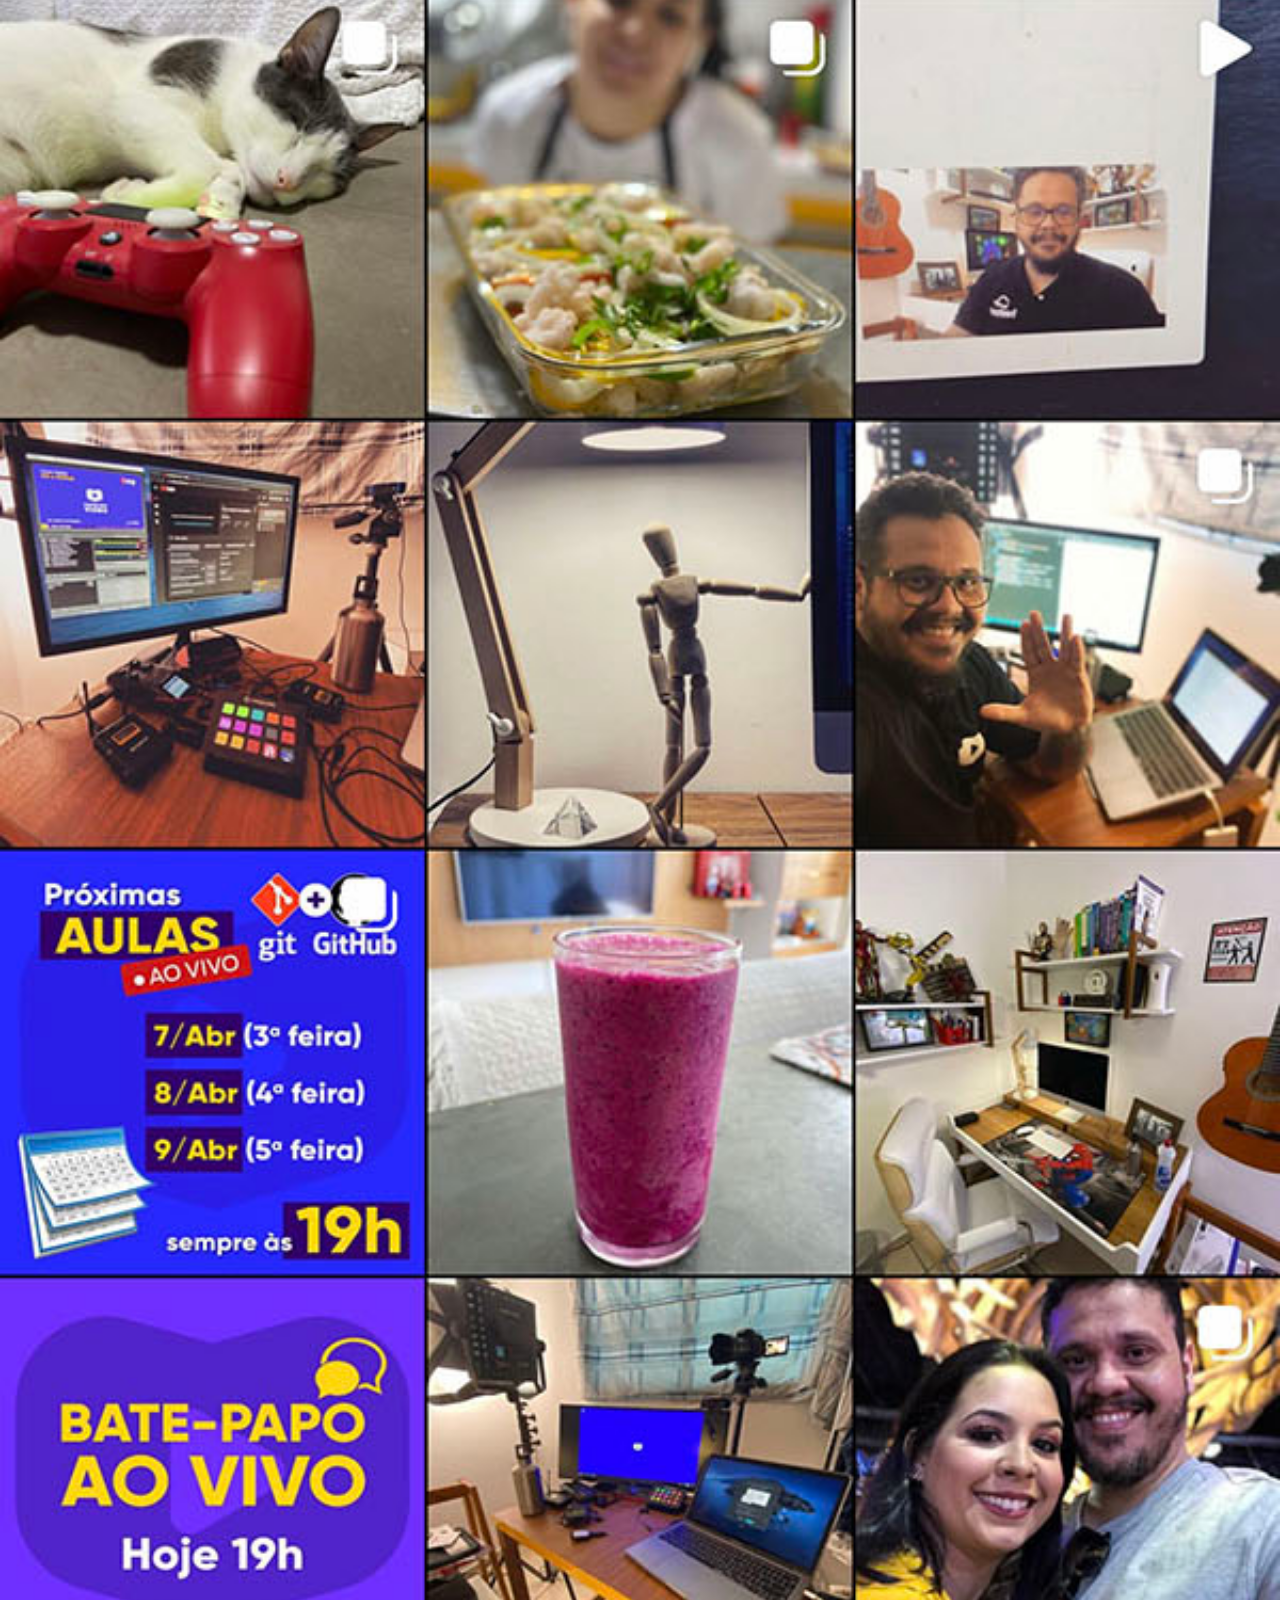
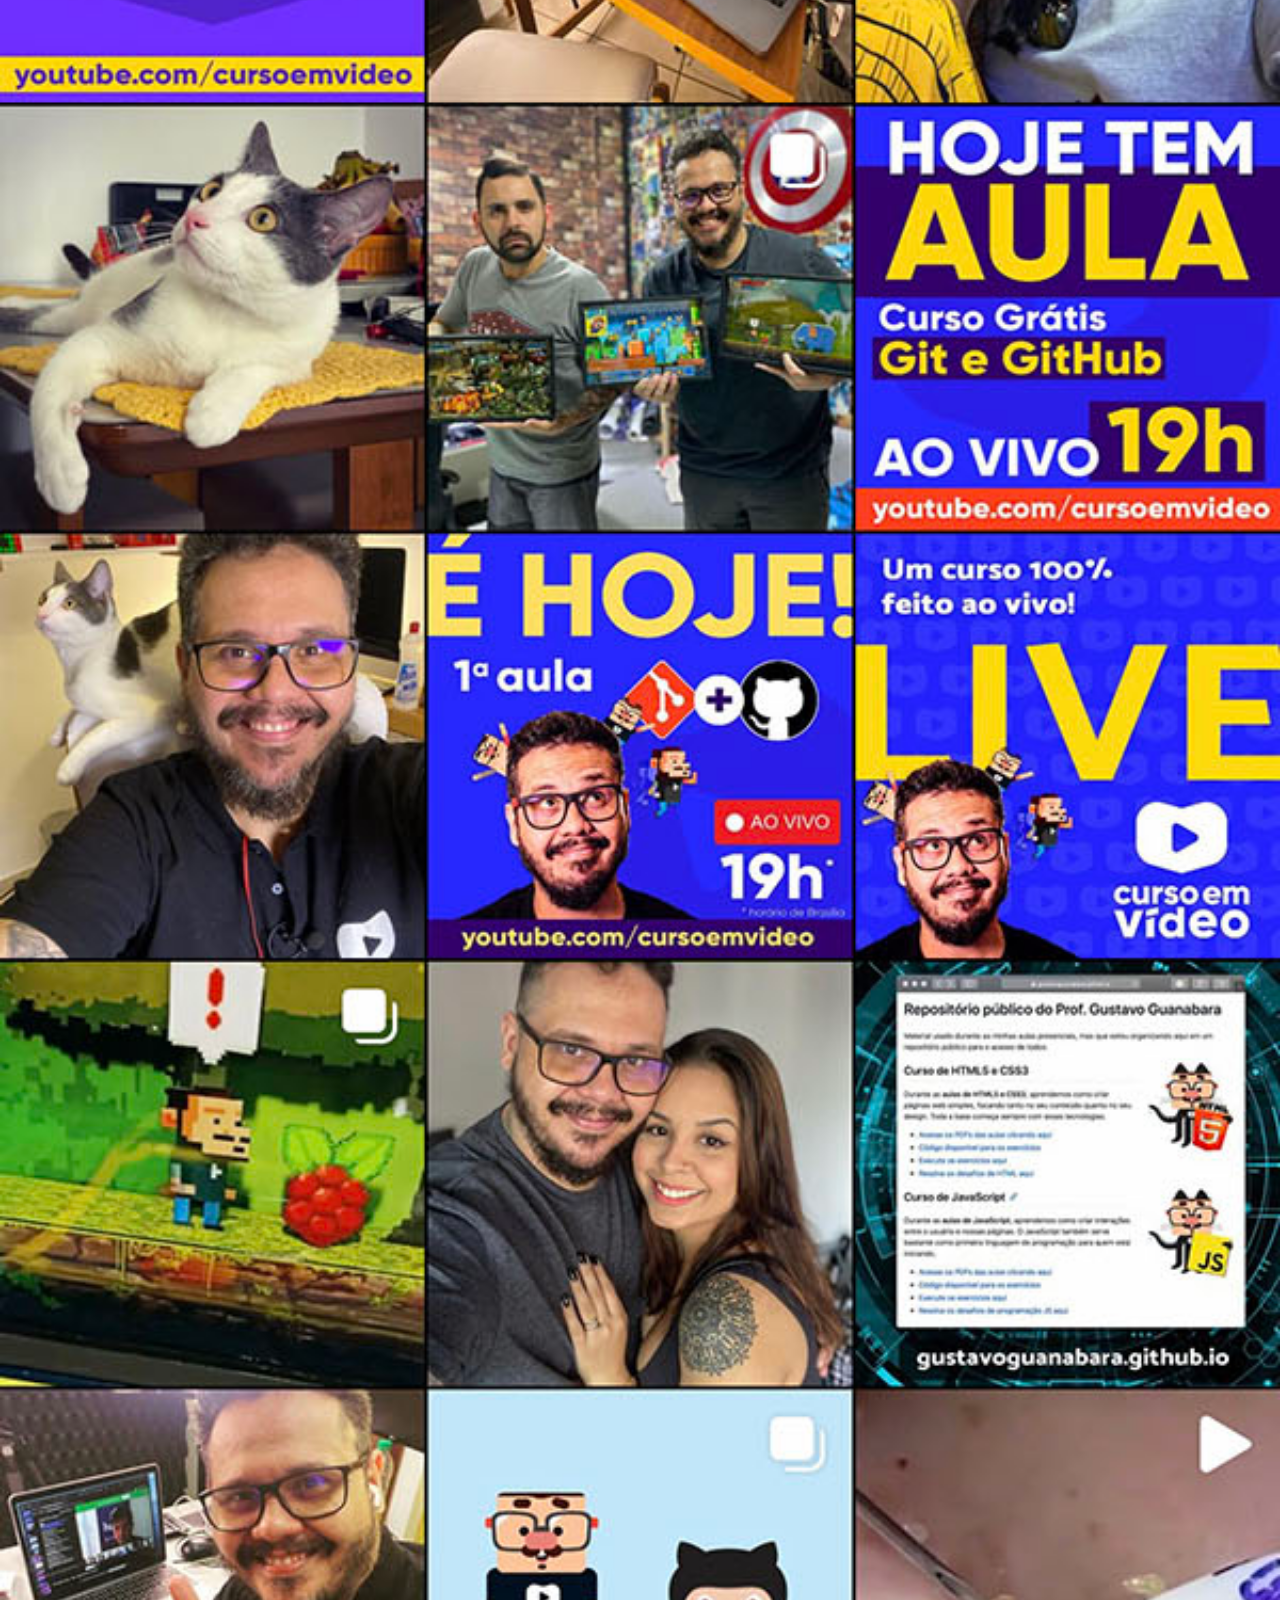
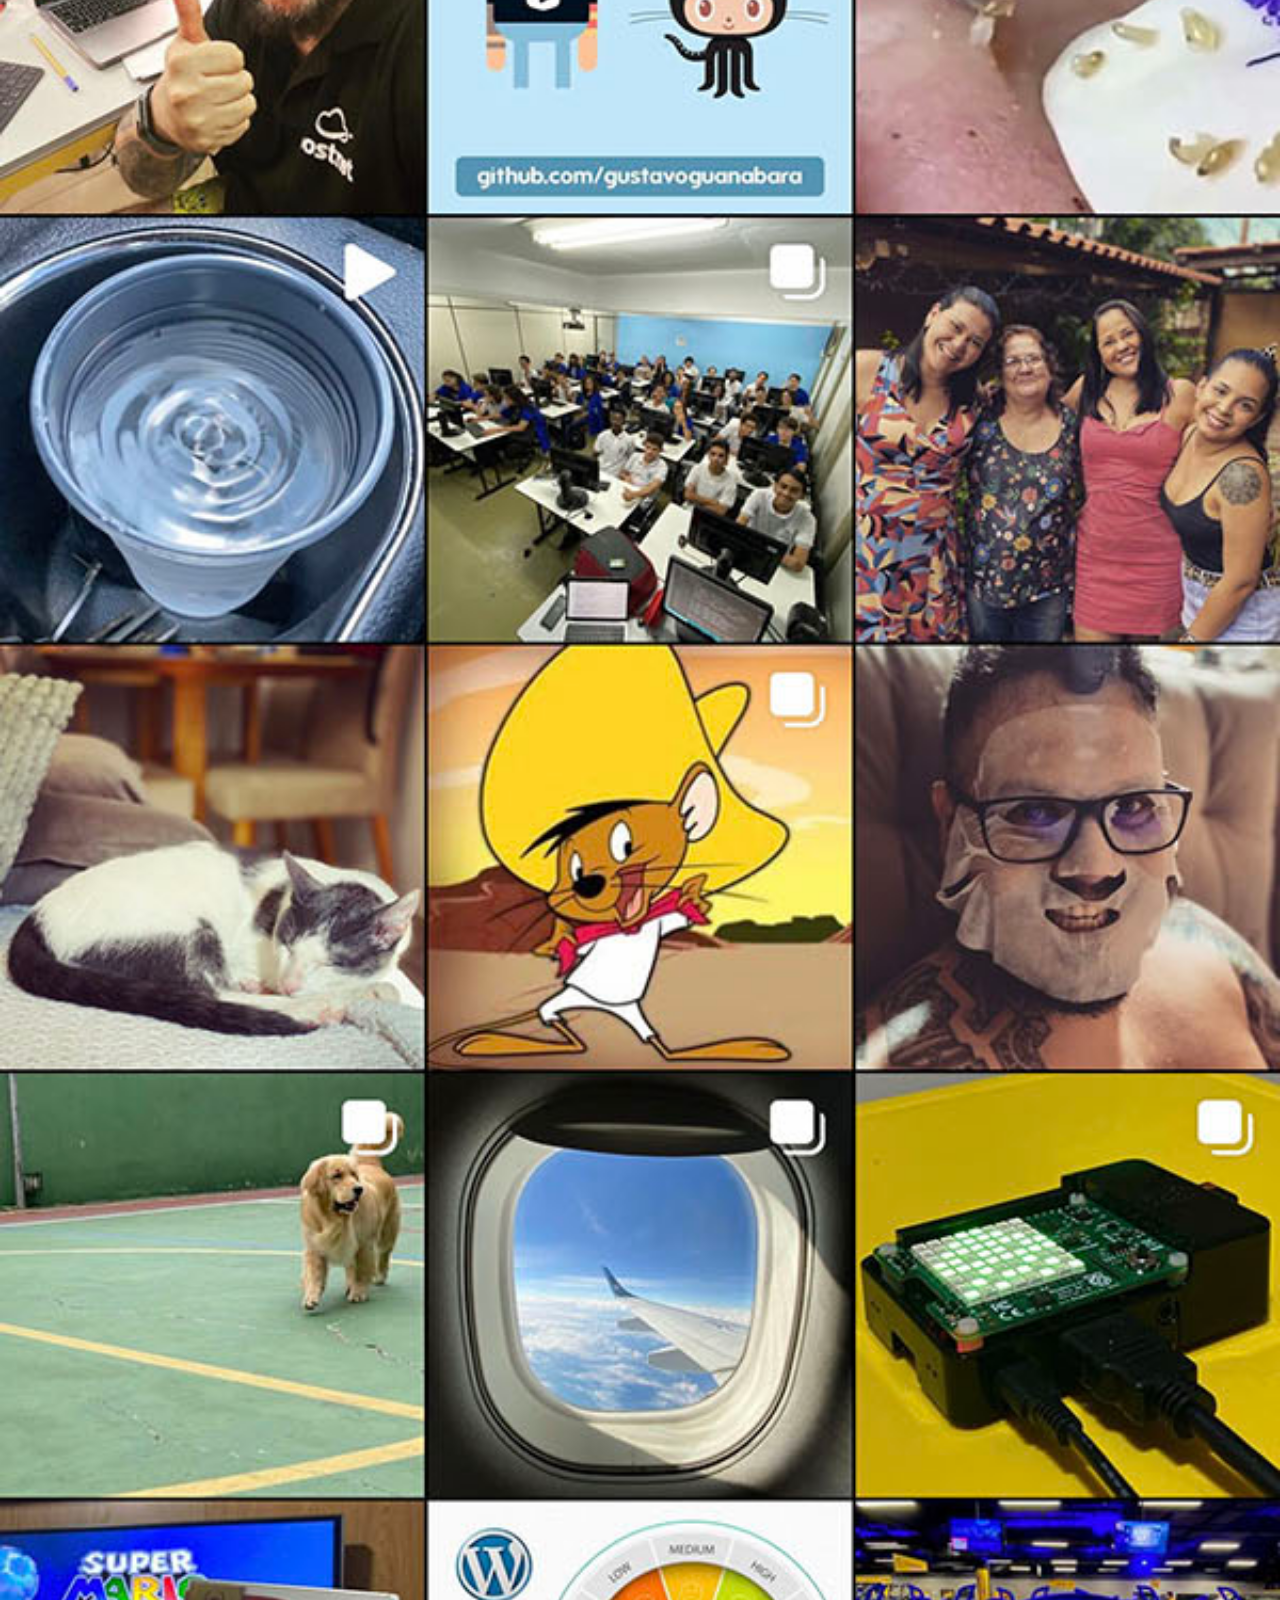
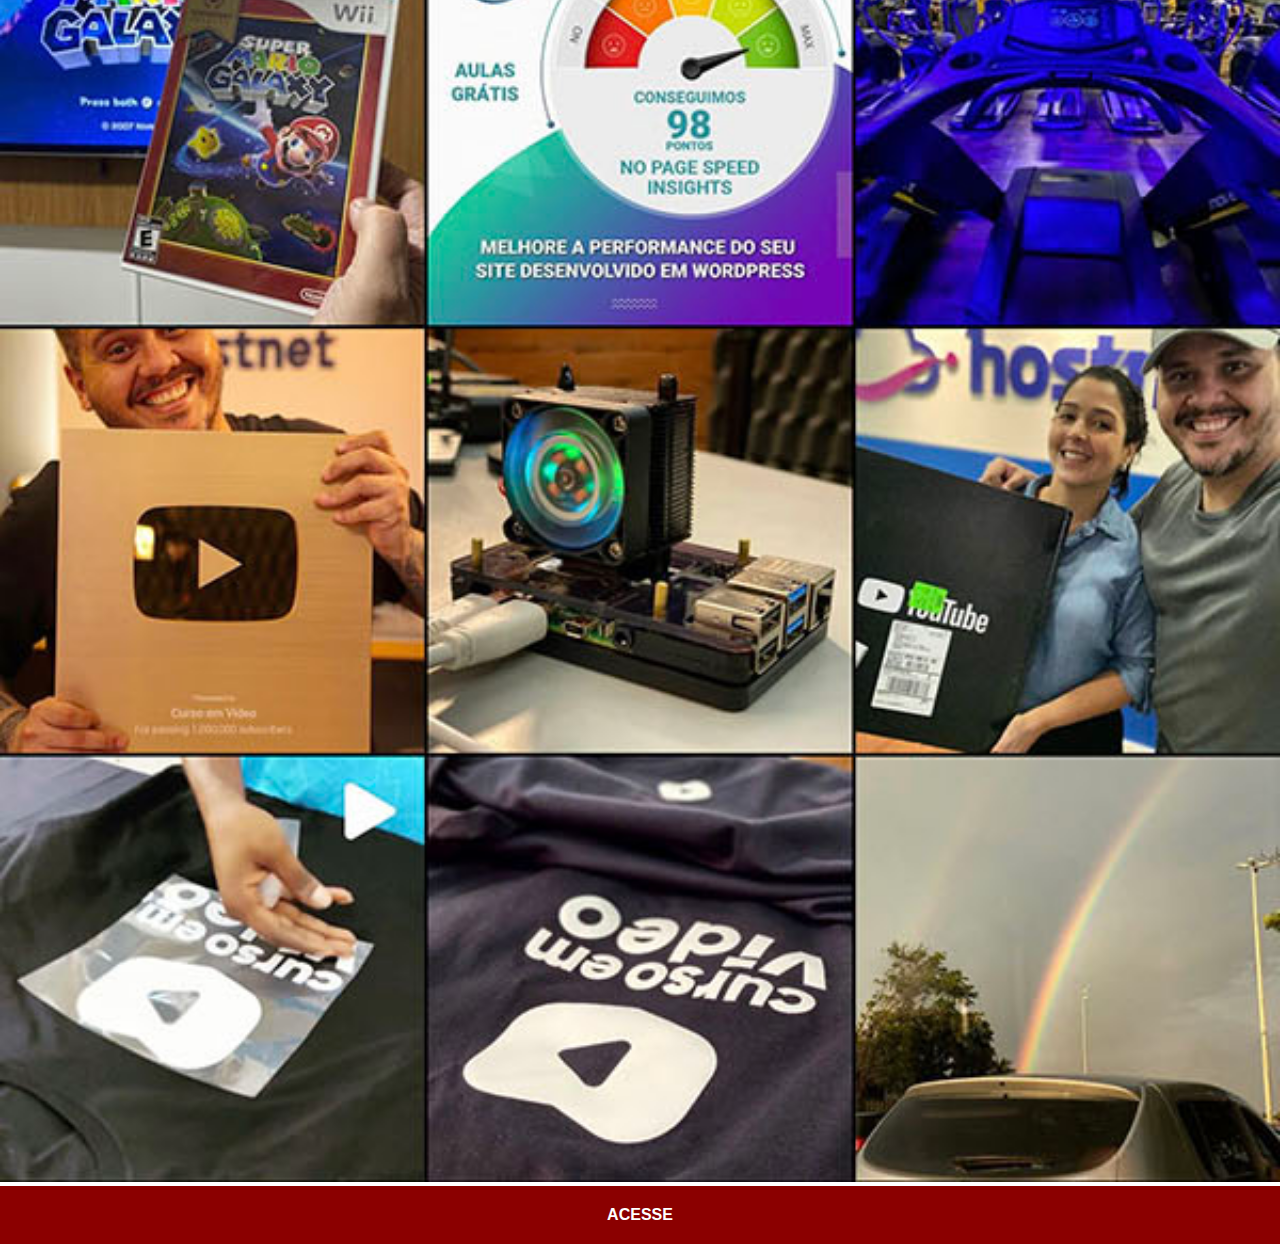
<file: instagram.html>
<!DOCTYPE html>
<html lang="pt-br">
<head>
    <meta charset="UTF-8">
    <meta http-equiv="X-UA-Compatible" content="IE=edge">
    <meta name="viewport" content="width=device-width, initial-scale=1.0">
    <title>Instagram</title>
    <link rel="stylesheet" href="estilos/social.css">
</head>
<body>
    <img src="pacote-d013/imagens/tela-instagram.jpg" alt="Instagram"> 
    <a href="https://www.instagram.com/junioralvez2/" target="_blank">ACESSE</a>
</body>
</html>
</file>
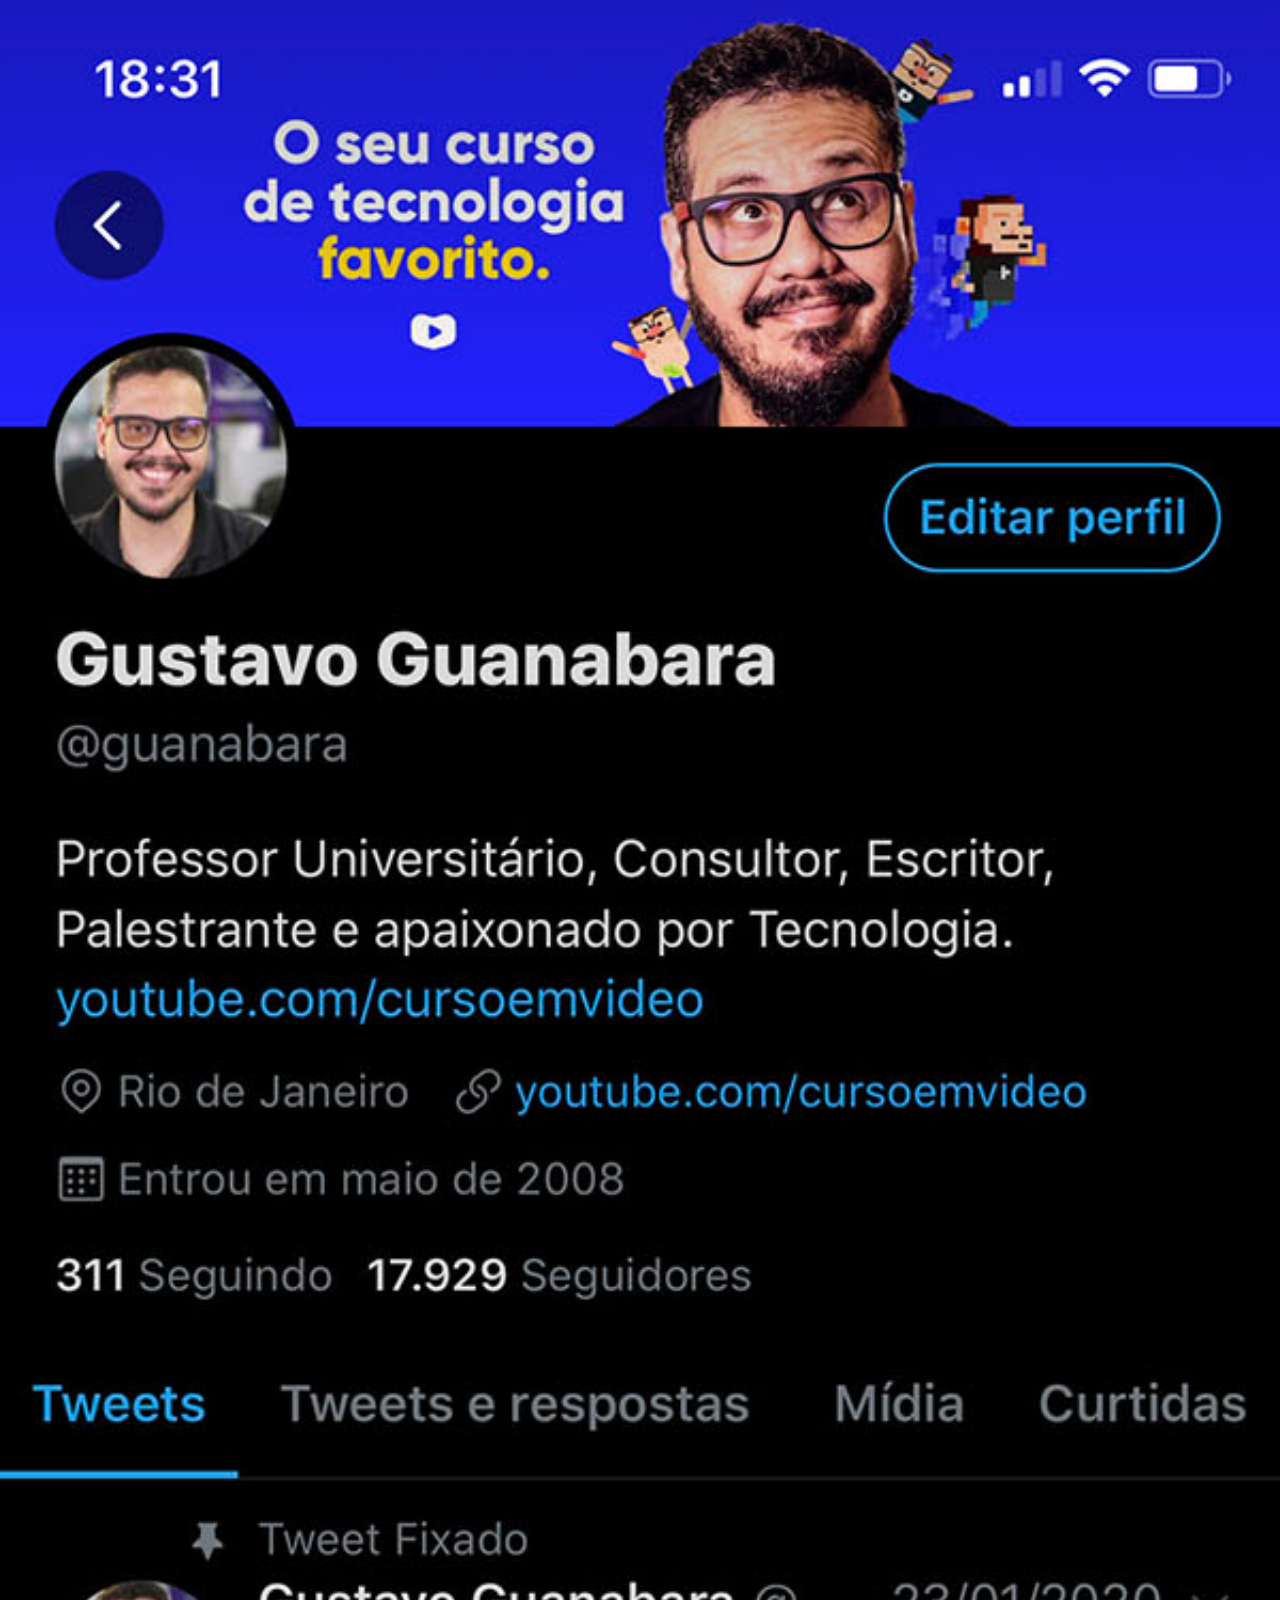
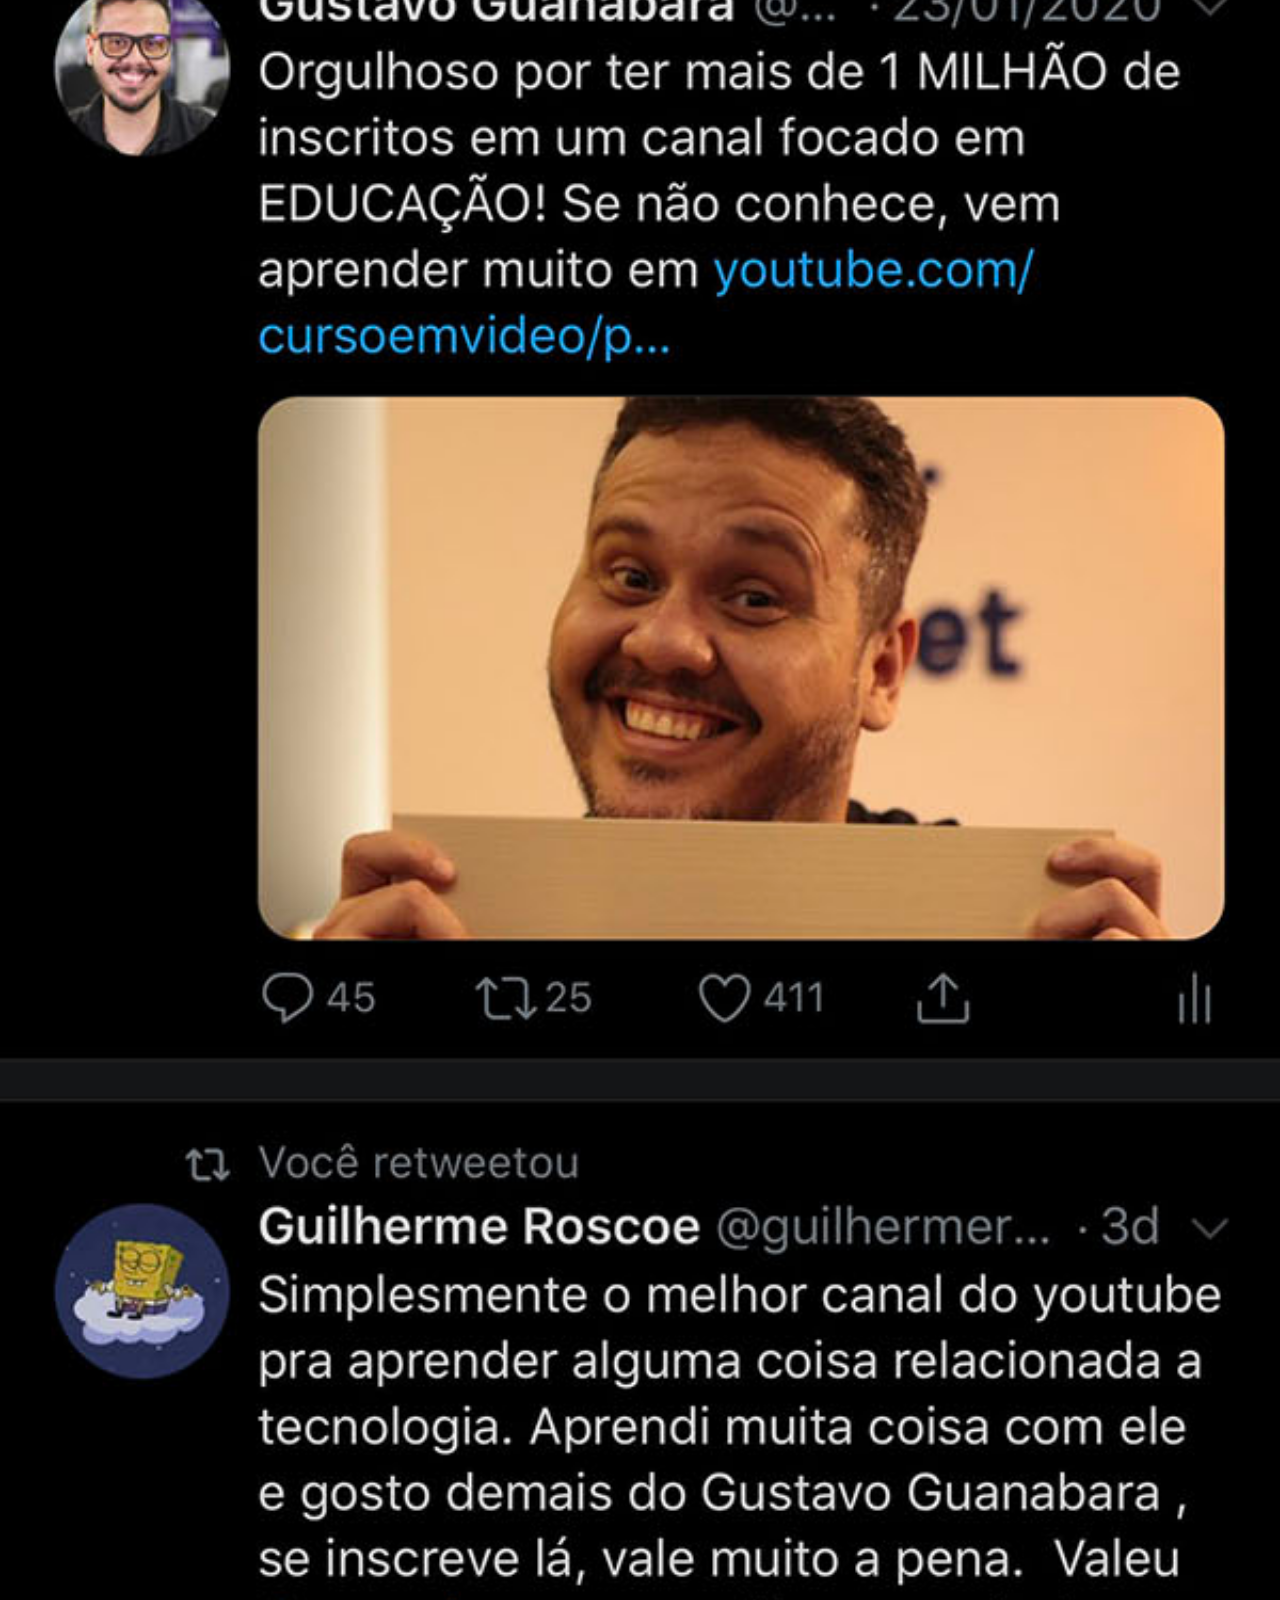
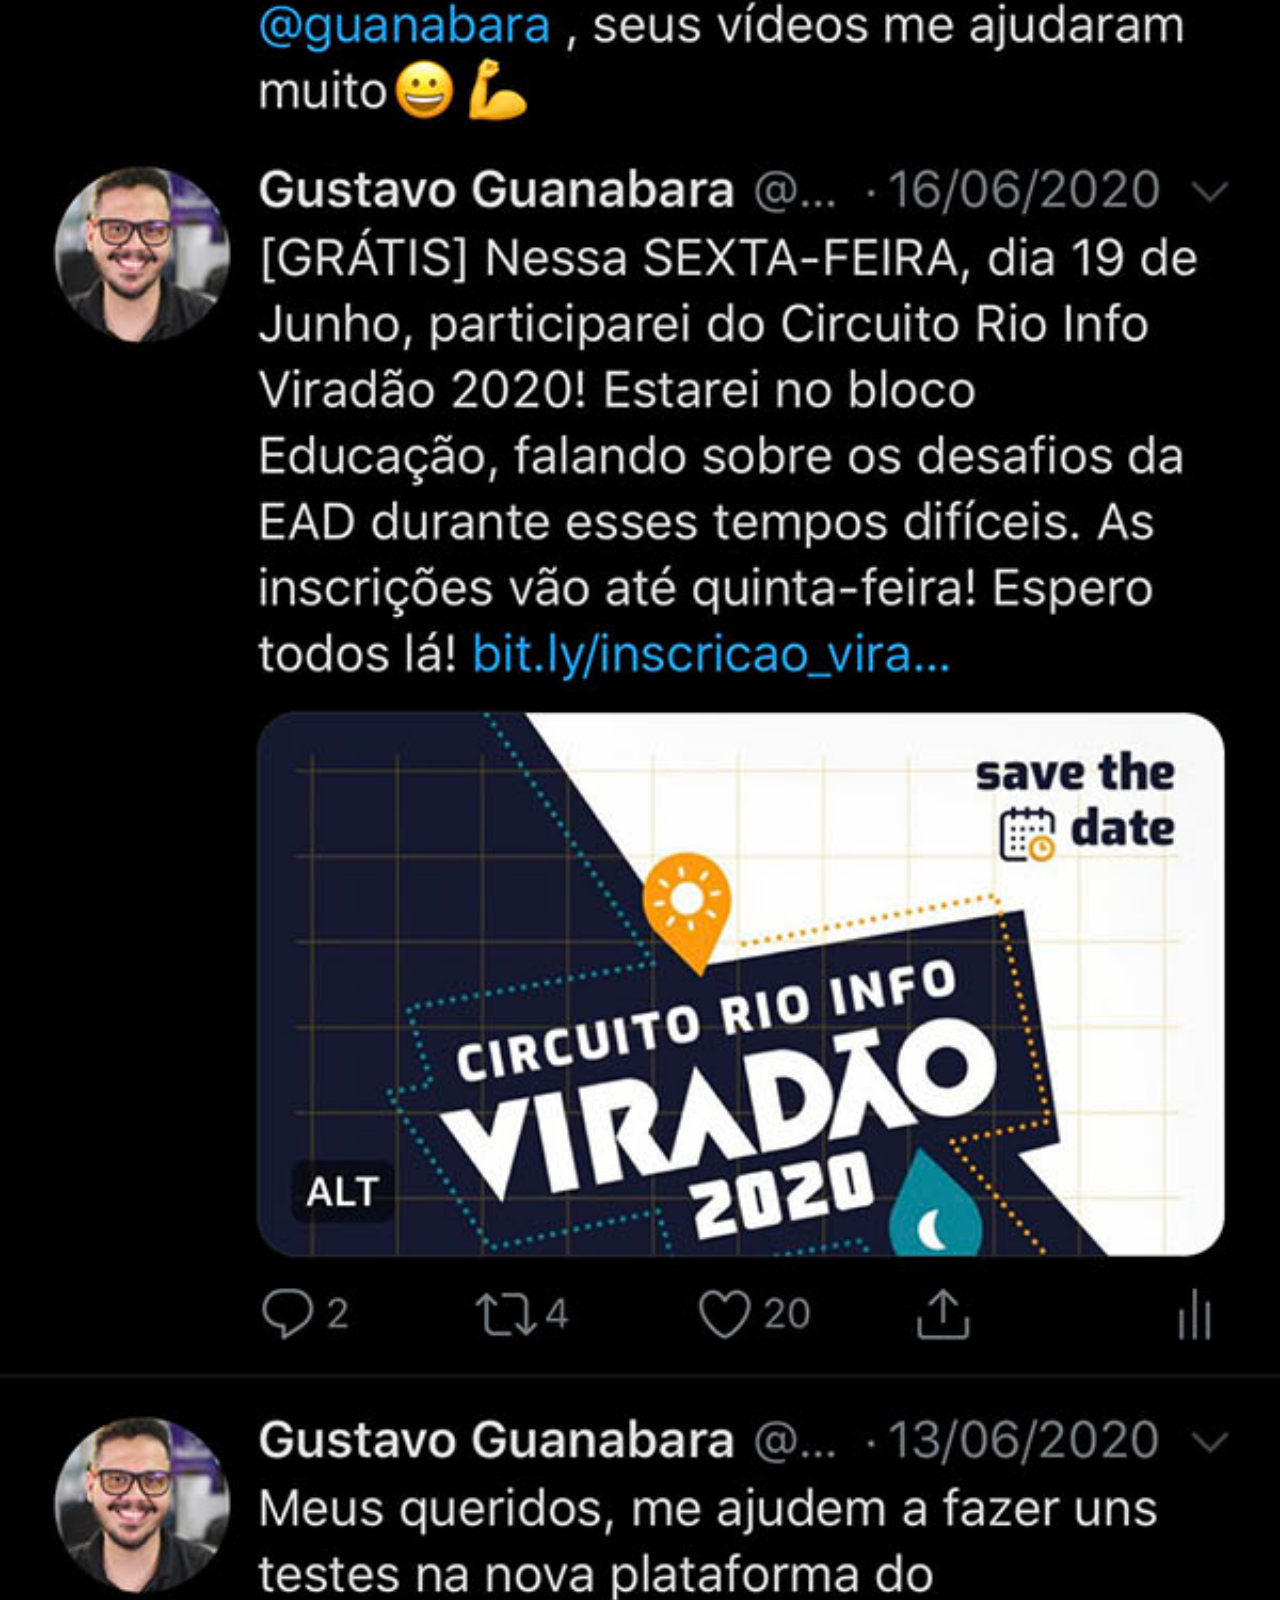
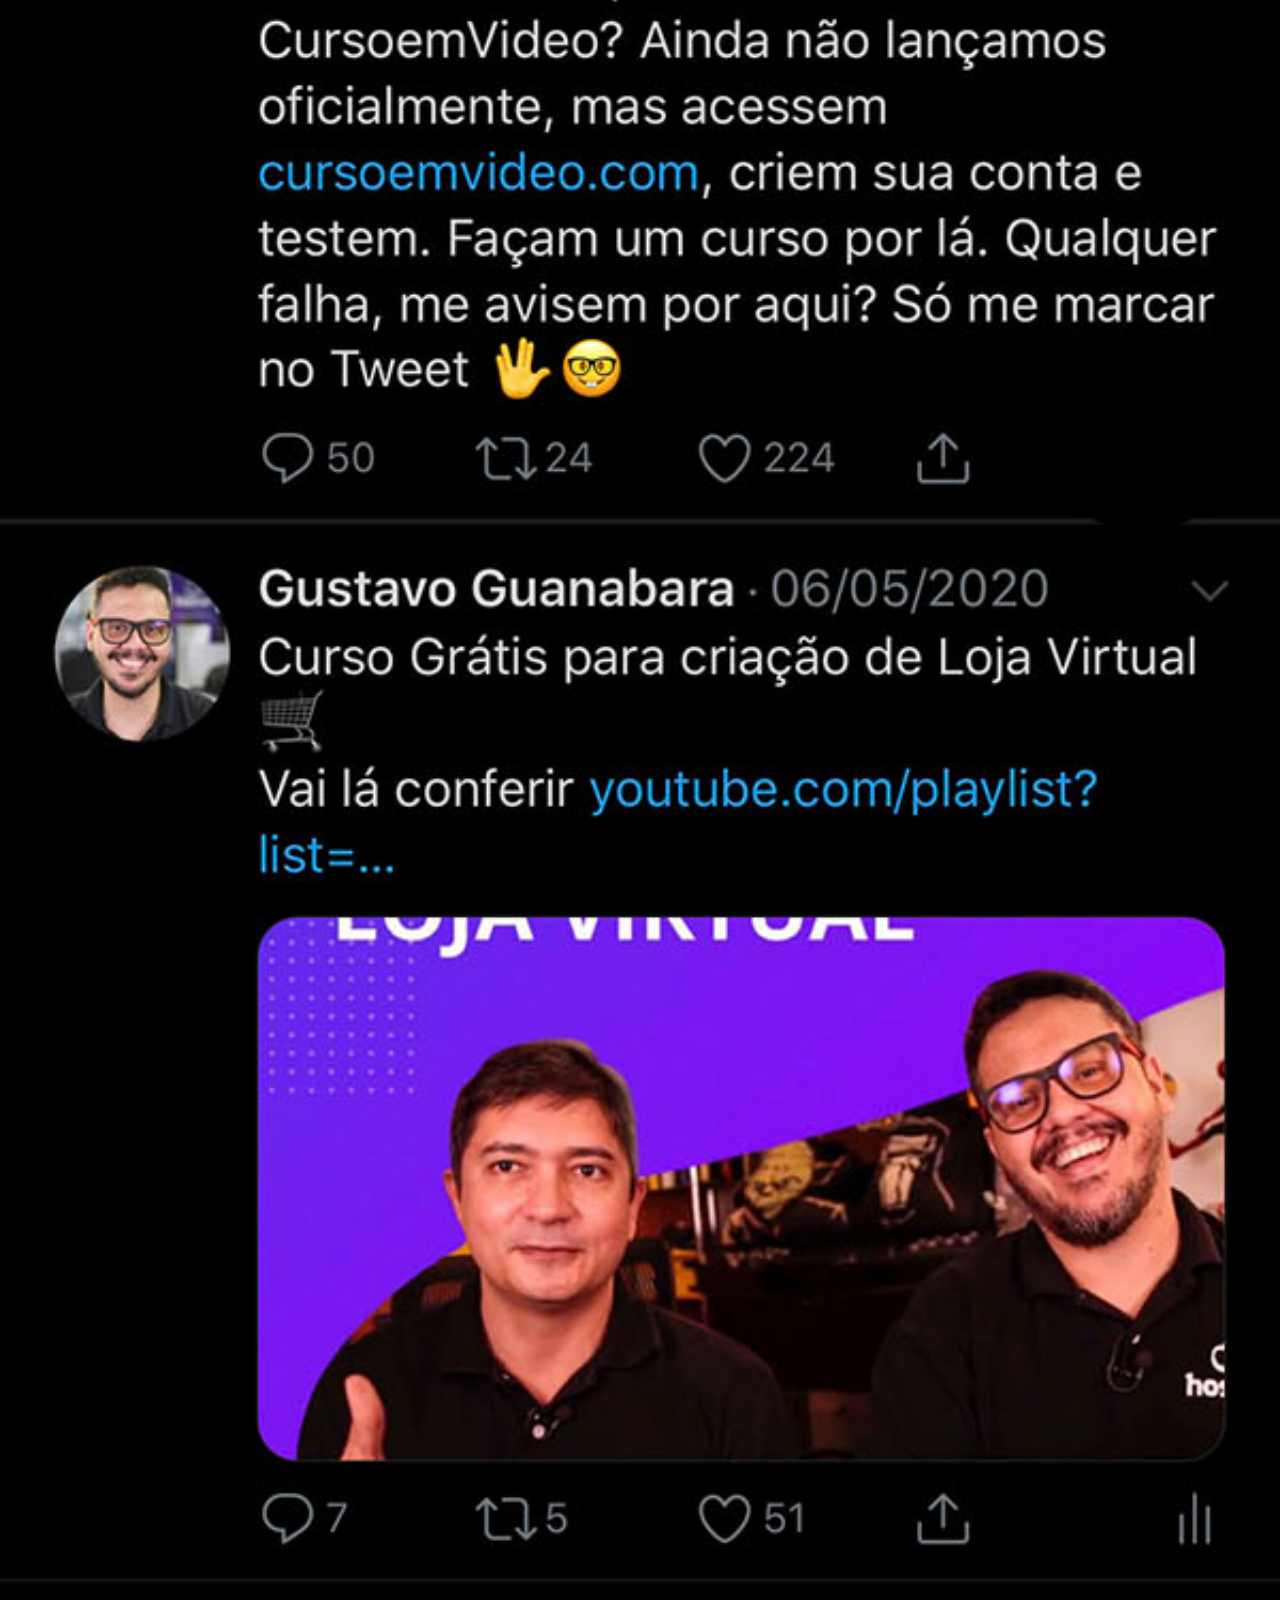
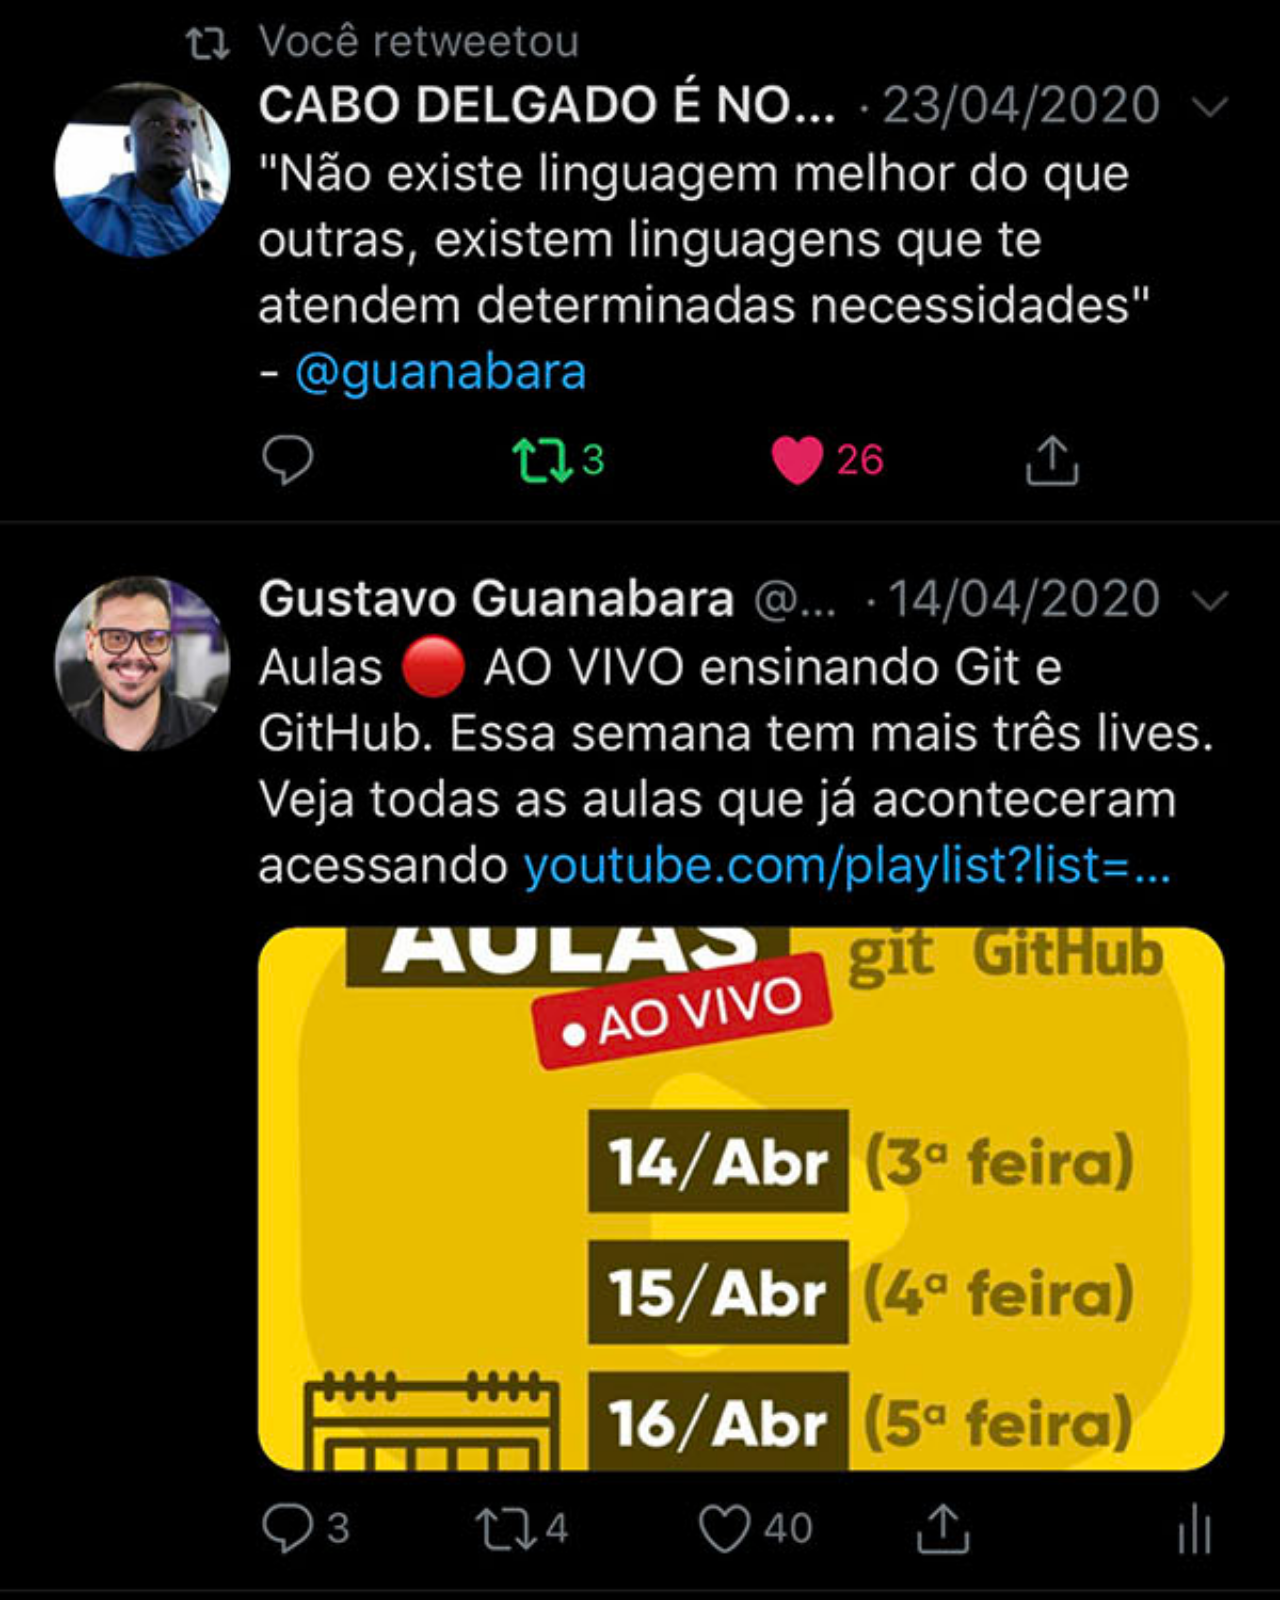
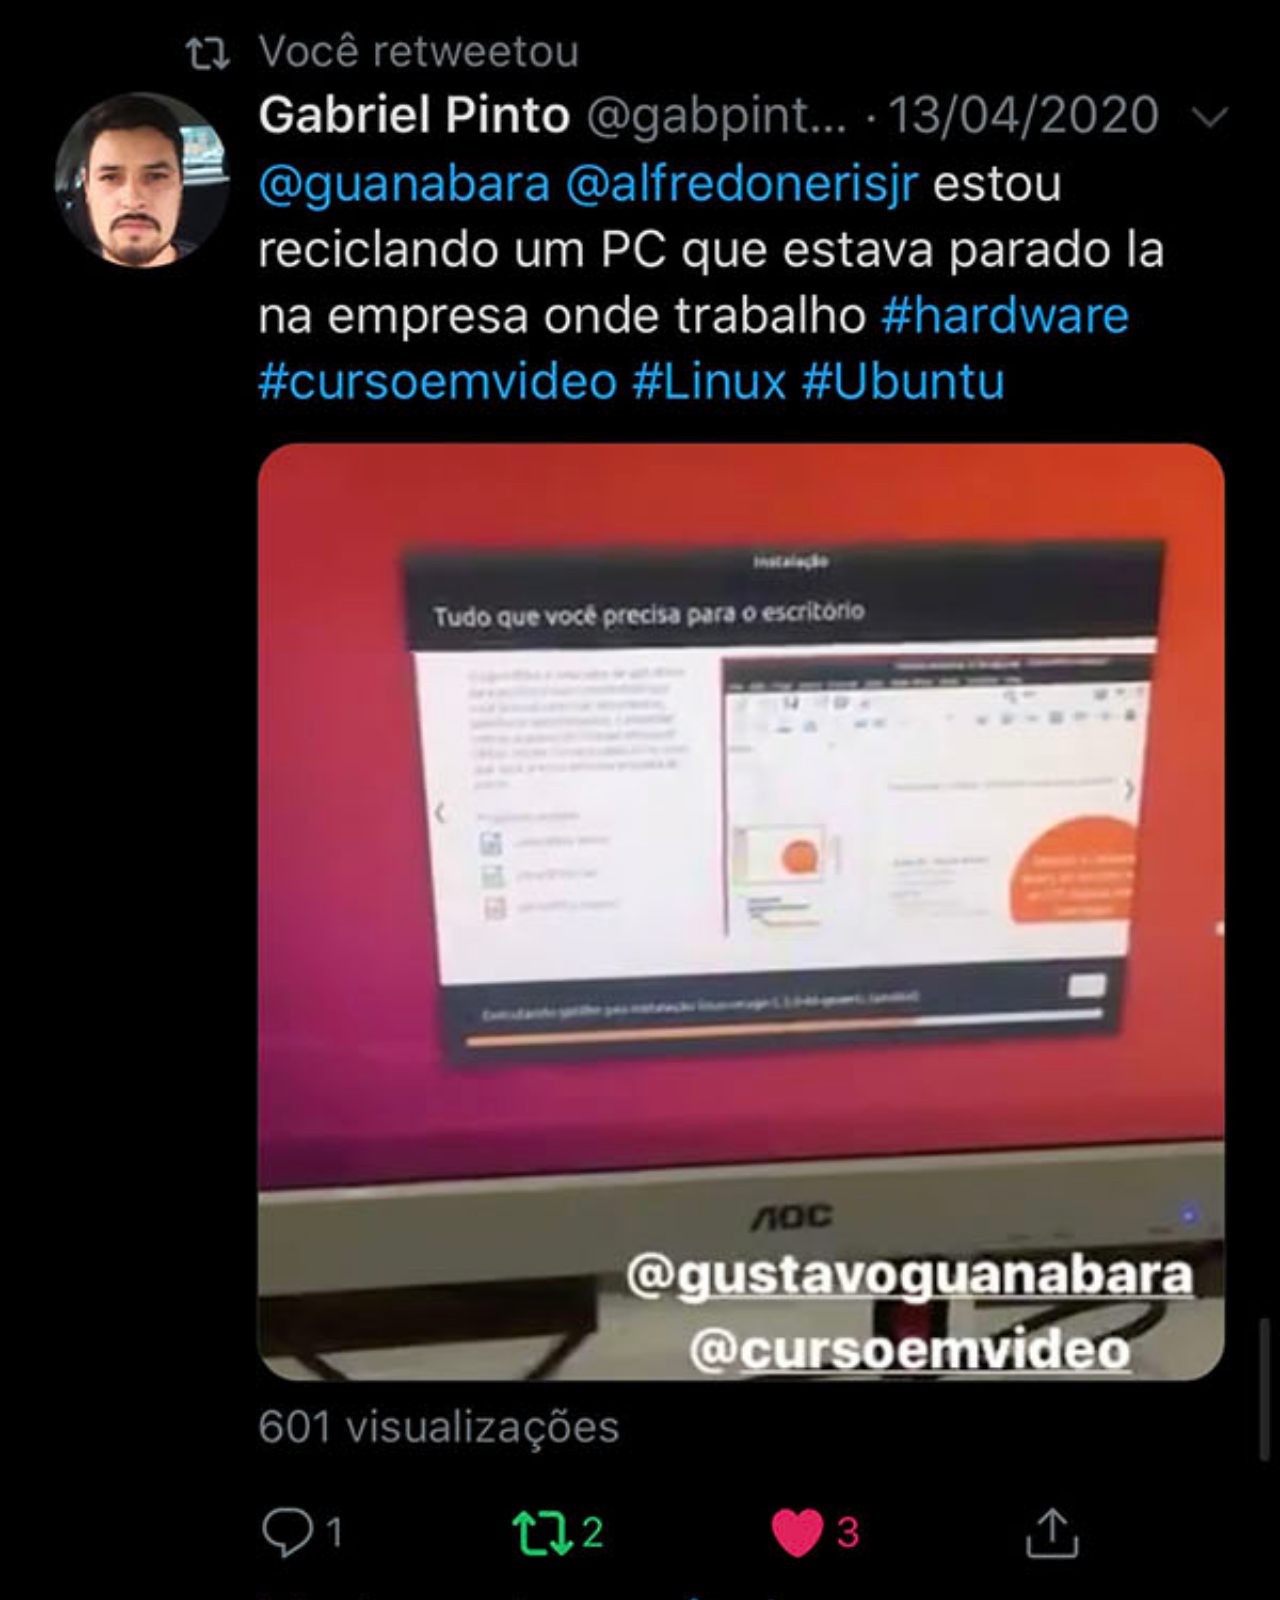
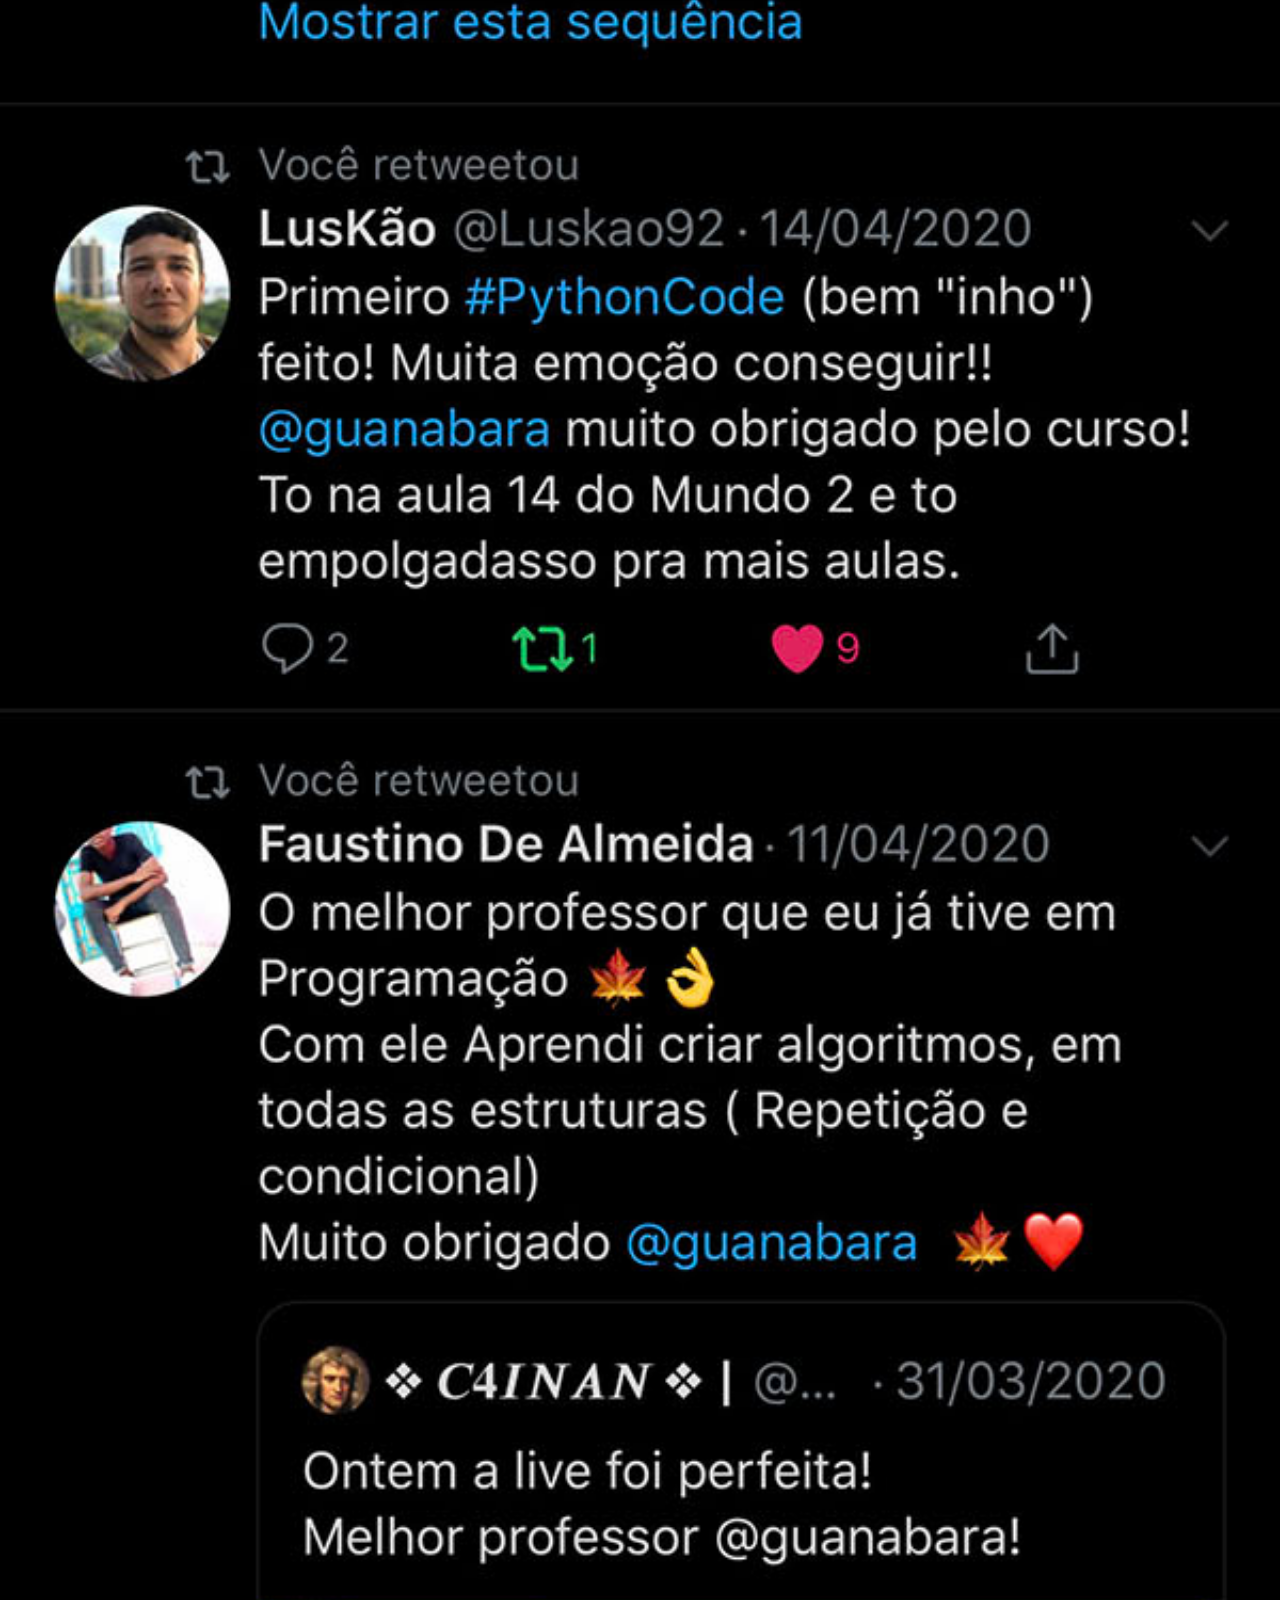
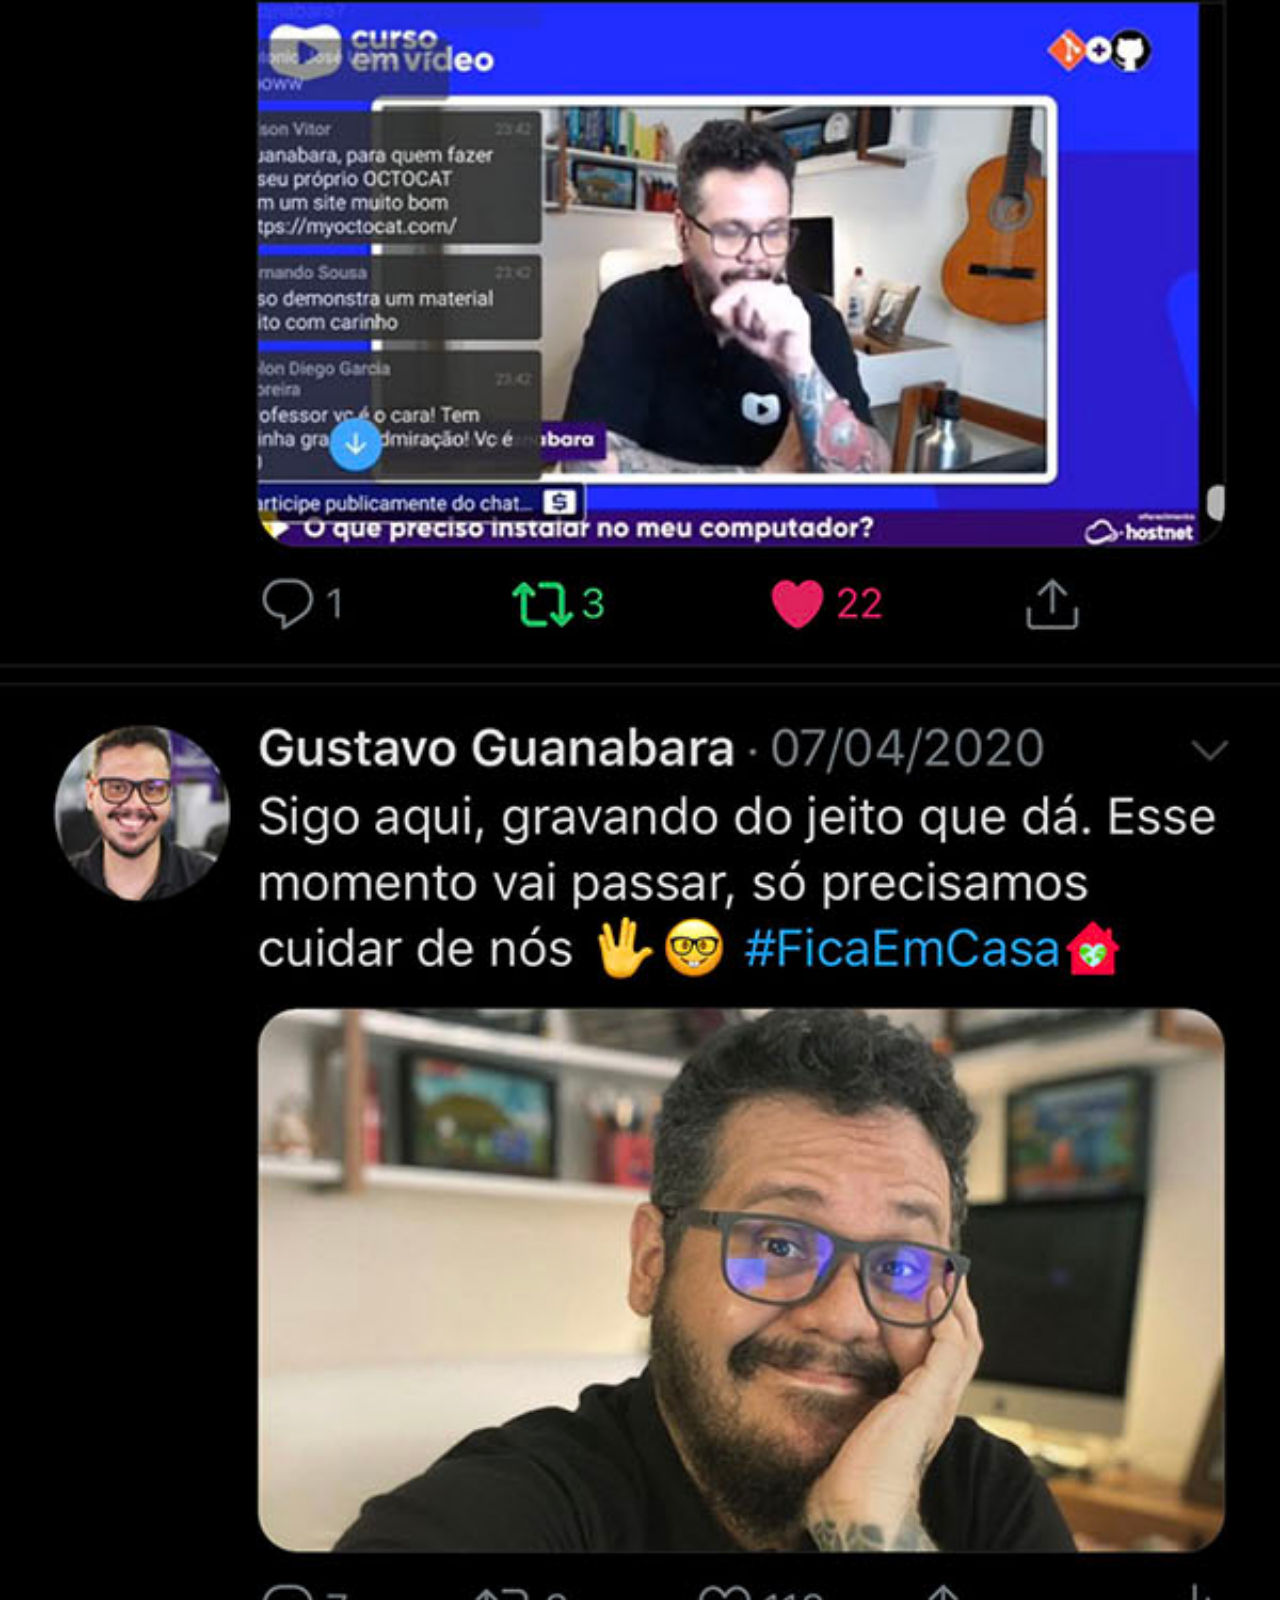
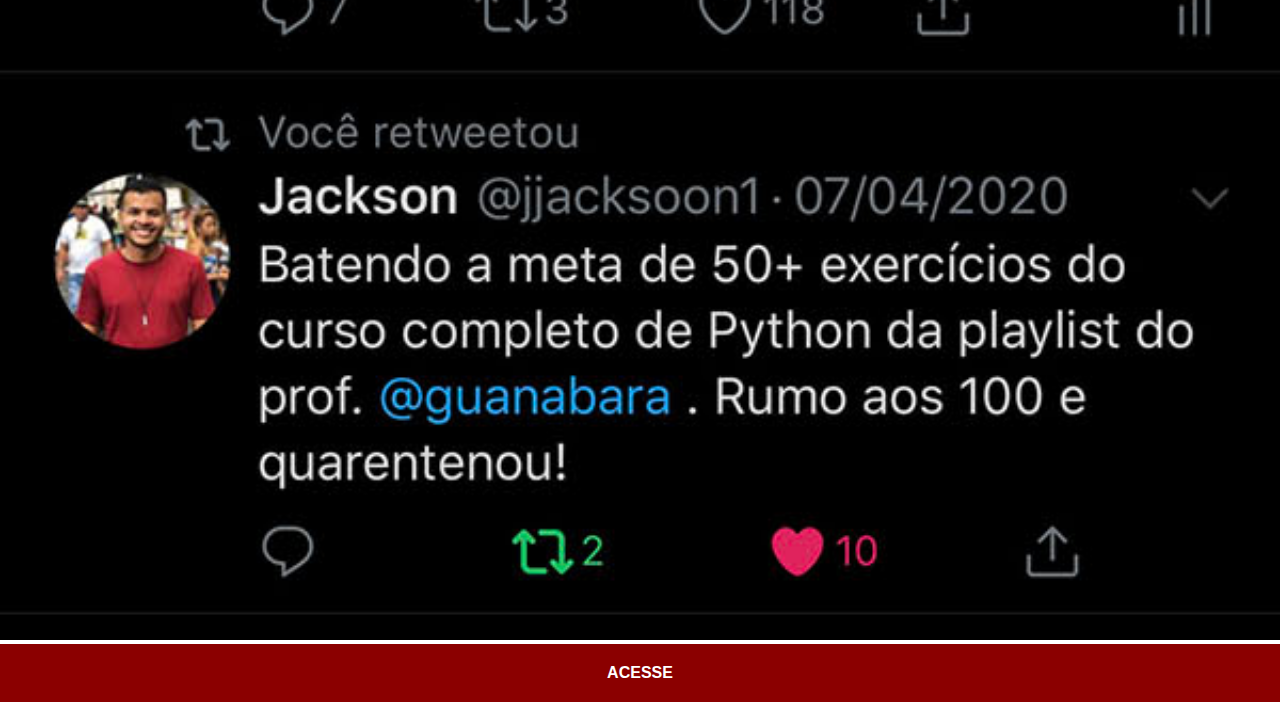
<file: twitter.html>
<!DOCTYPE html>
<html lang="pt-br">
<head>
    <meta charset="UTF-8">
    <meta http-equiv="X-UA-Compatible" content="IE=edge">
    <meta name="viewport" content="width=device-width, initial-scale=1.0">
    <title>Twitter</title>
    <link rel="stylesheet" href="estilos/social.css">
</head>
<body>
    <img src="pacote-d013/imagens/tela-twitter.jpg" alt="Twitter">
    <a href="https://twitter.com/JuniorAlvezz2" target="_blank">ACESSE</a>
</body>
</html>
</file>
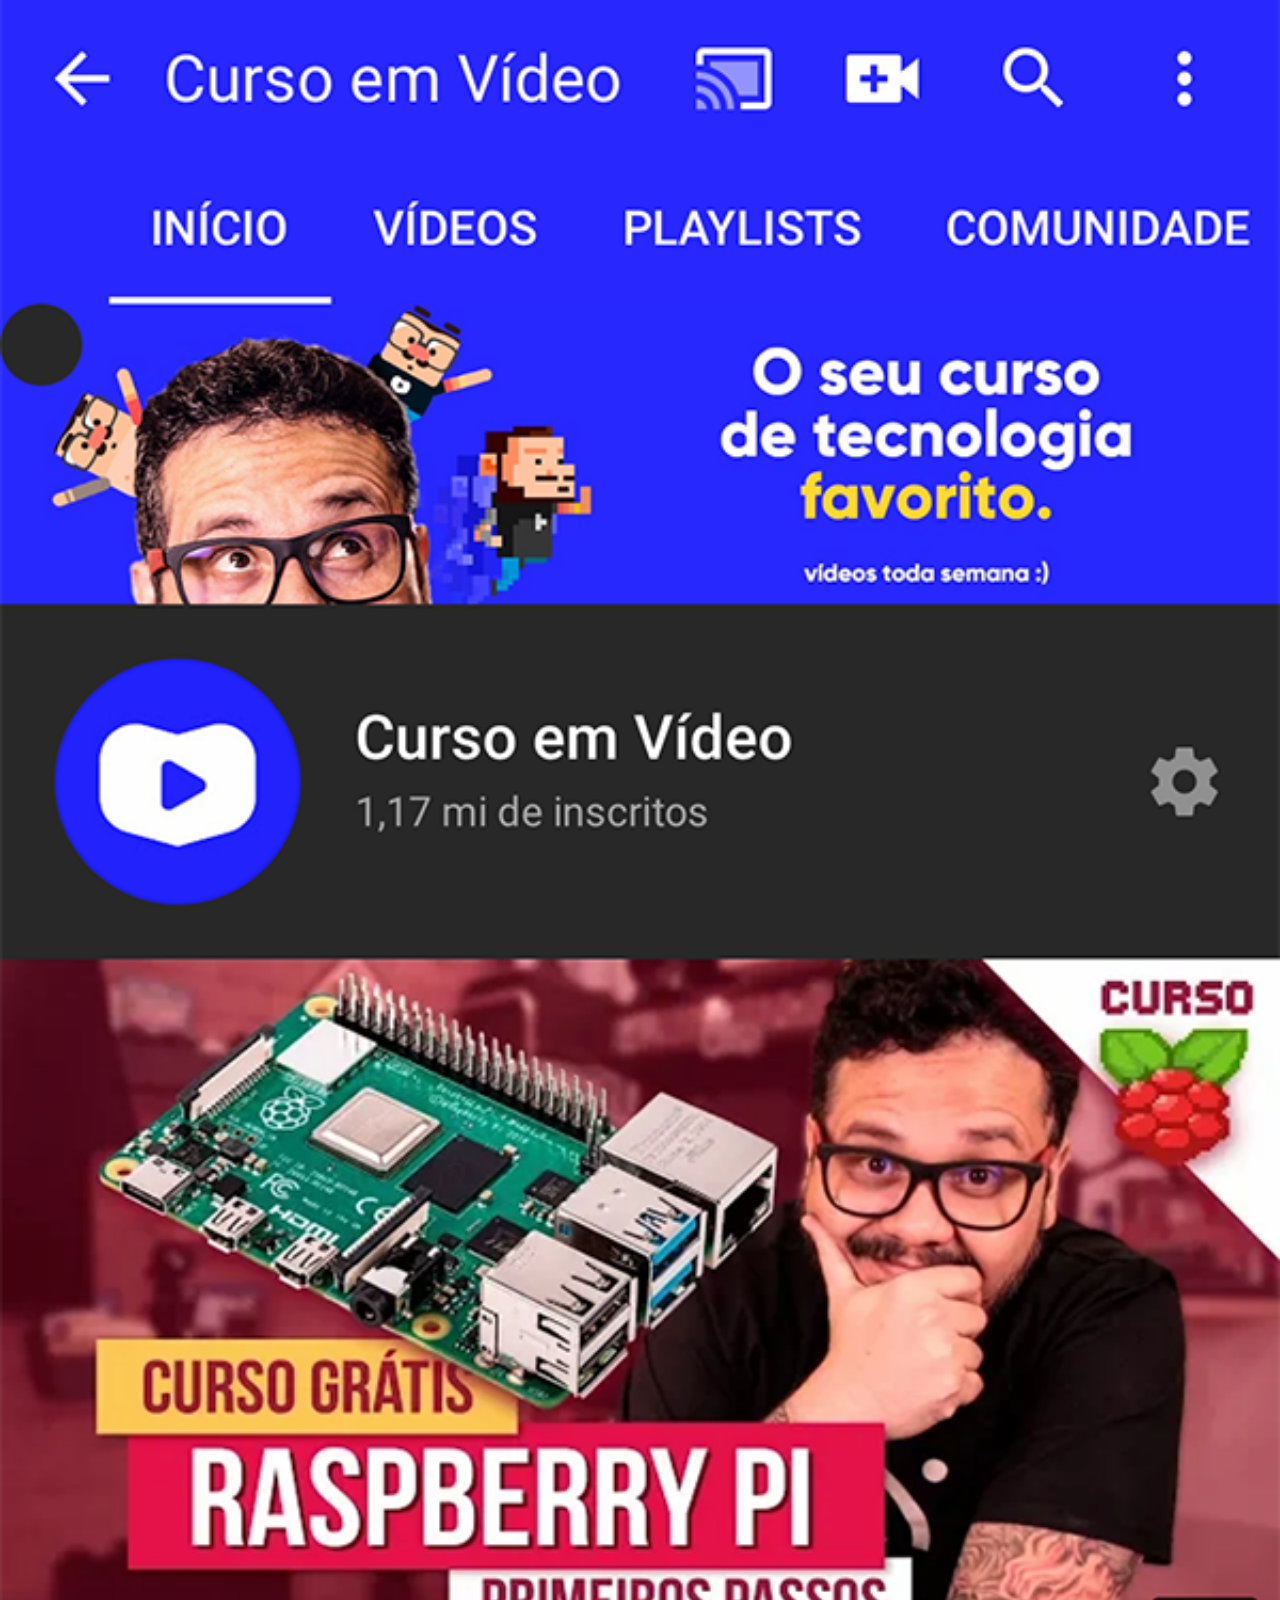
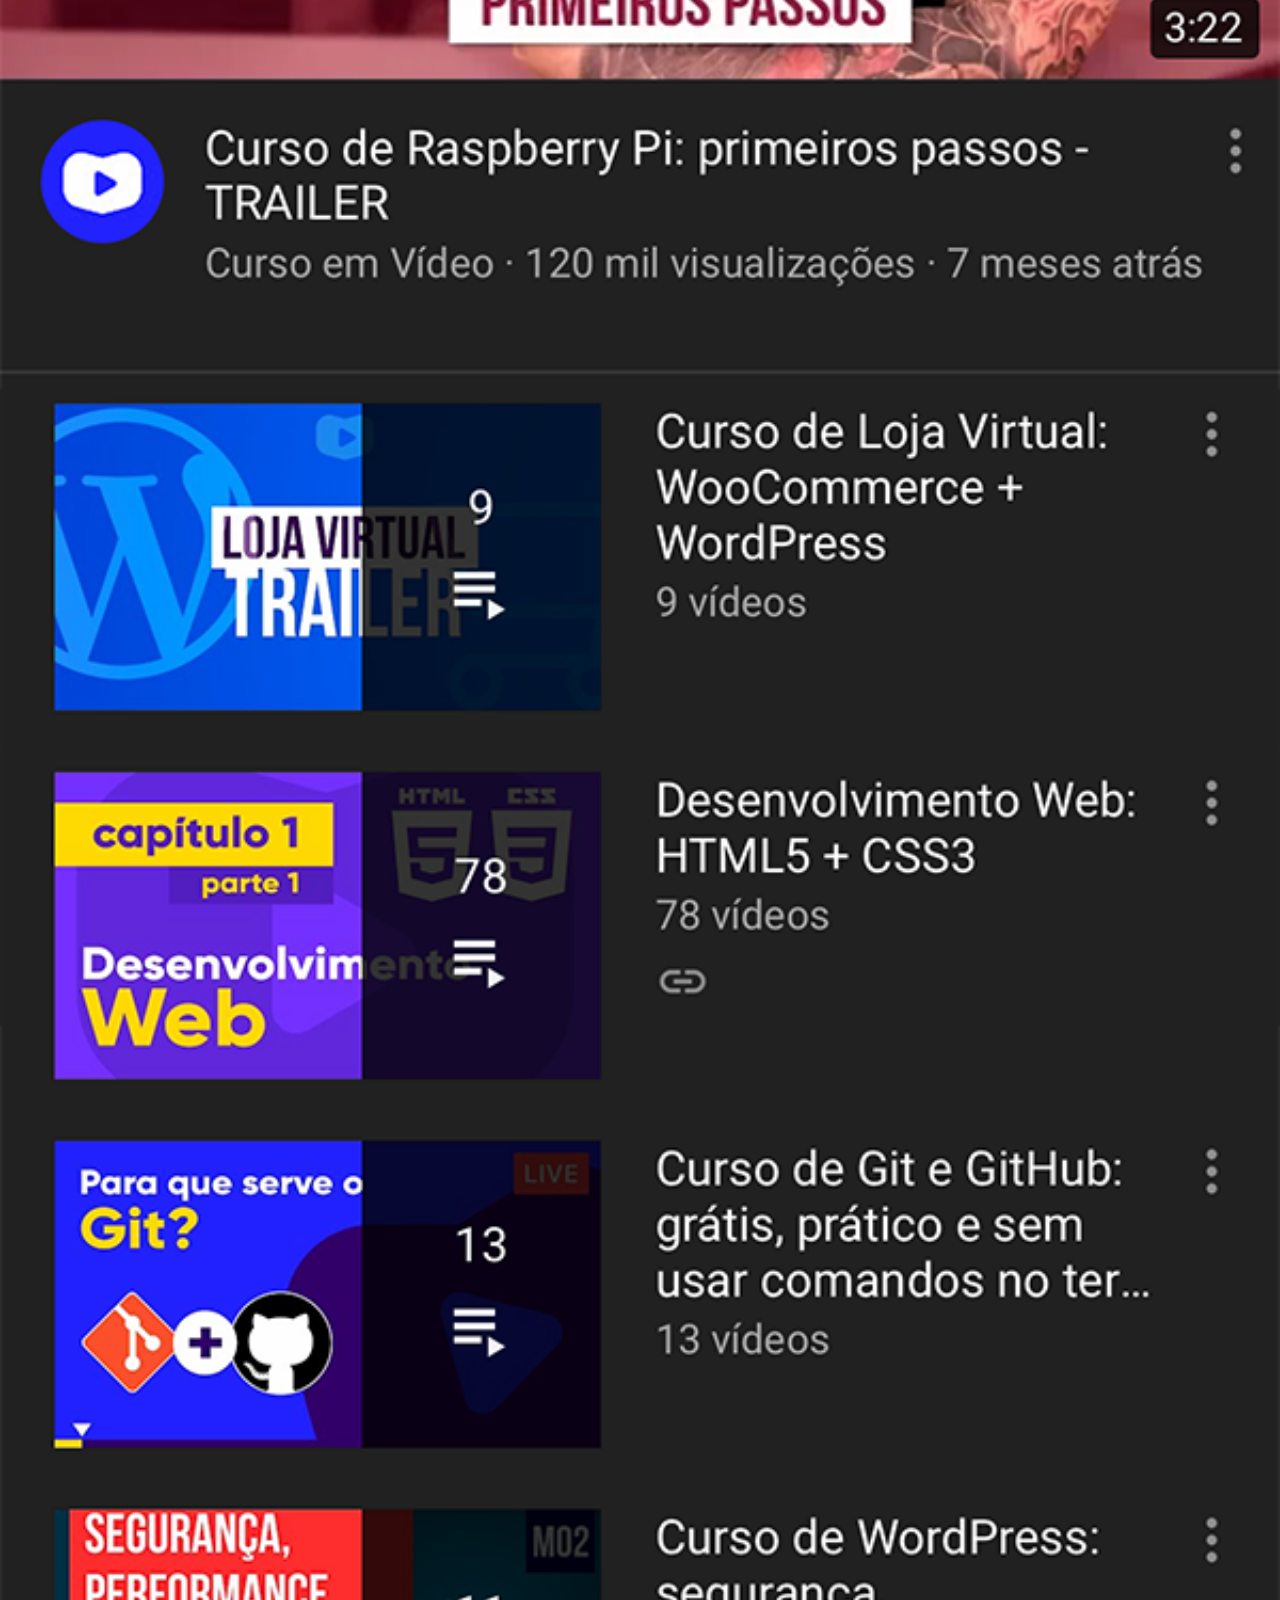
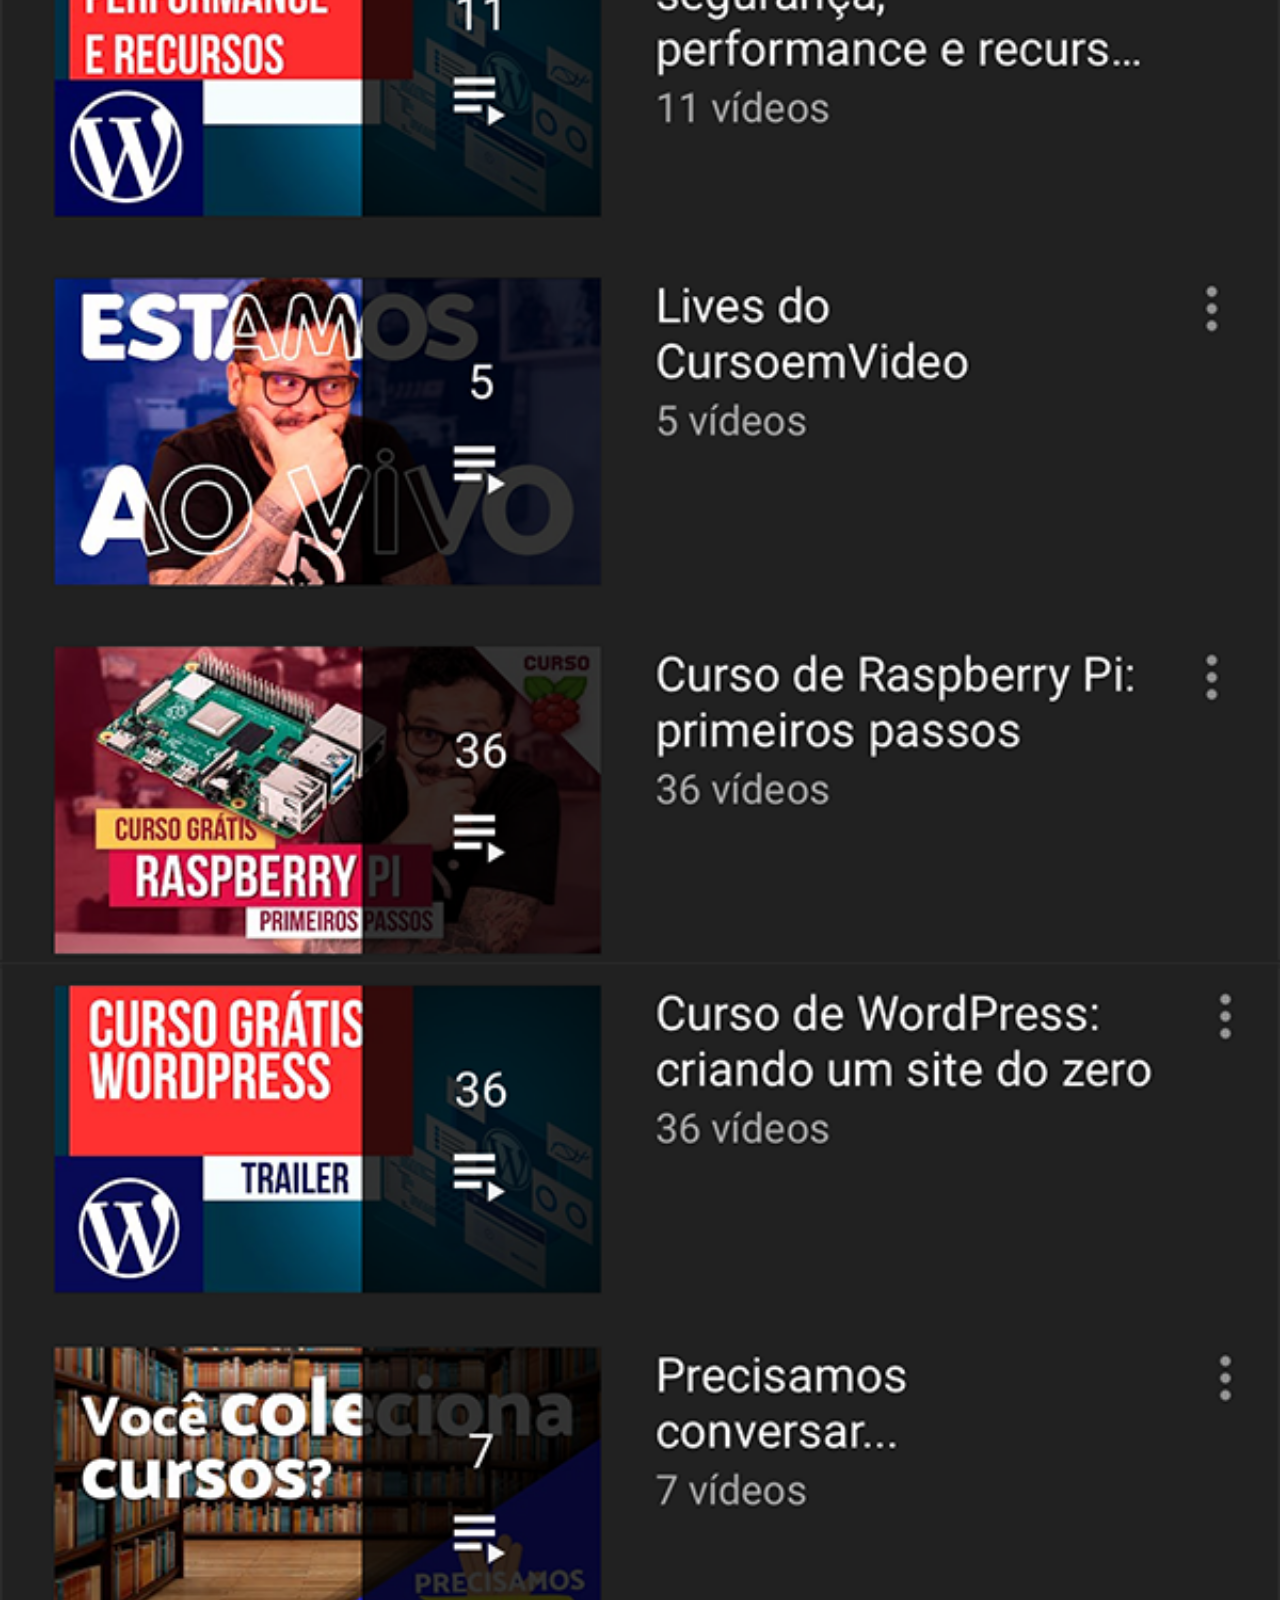
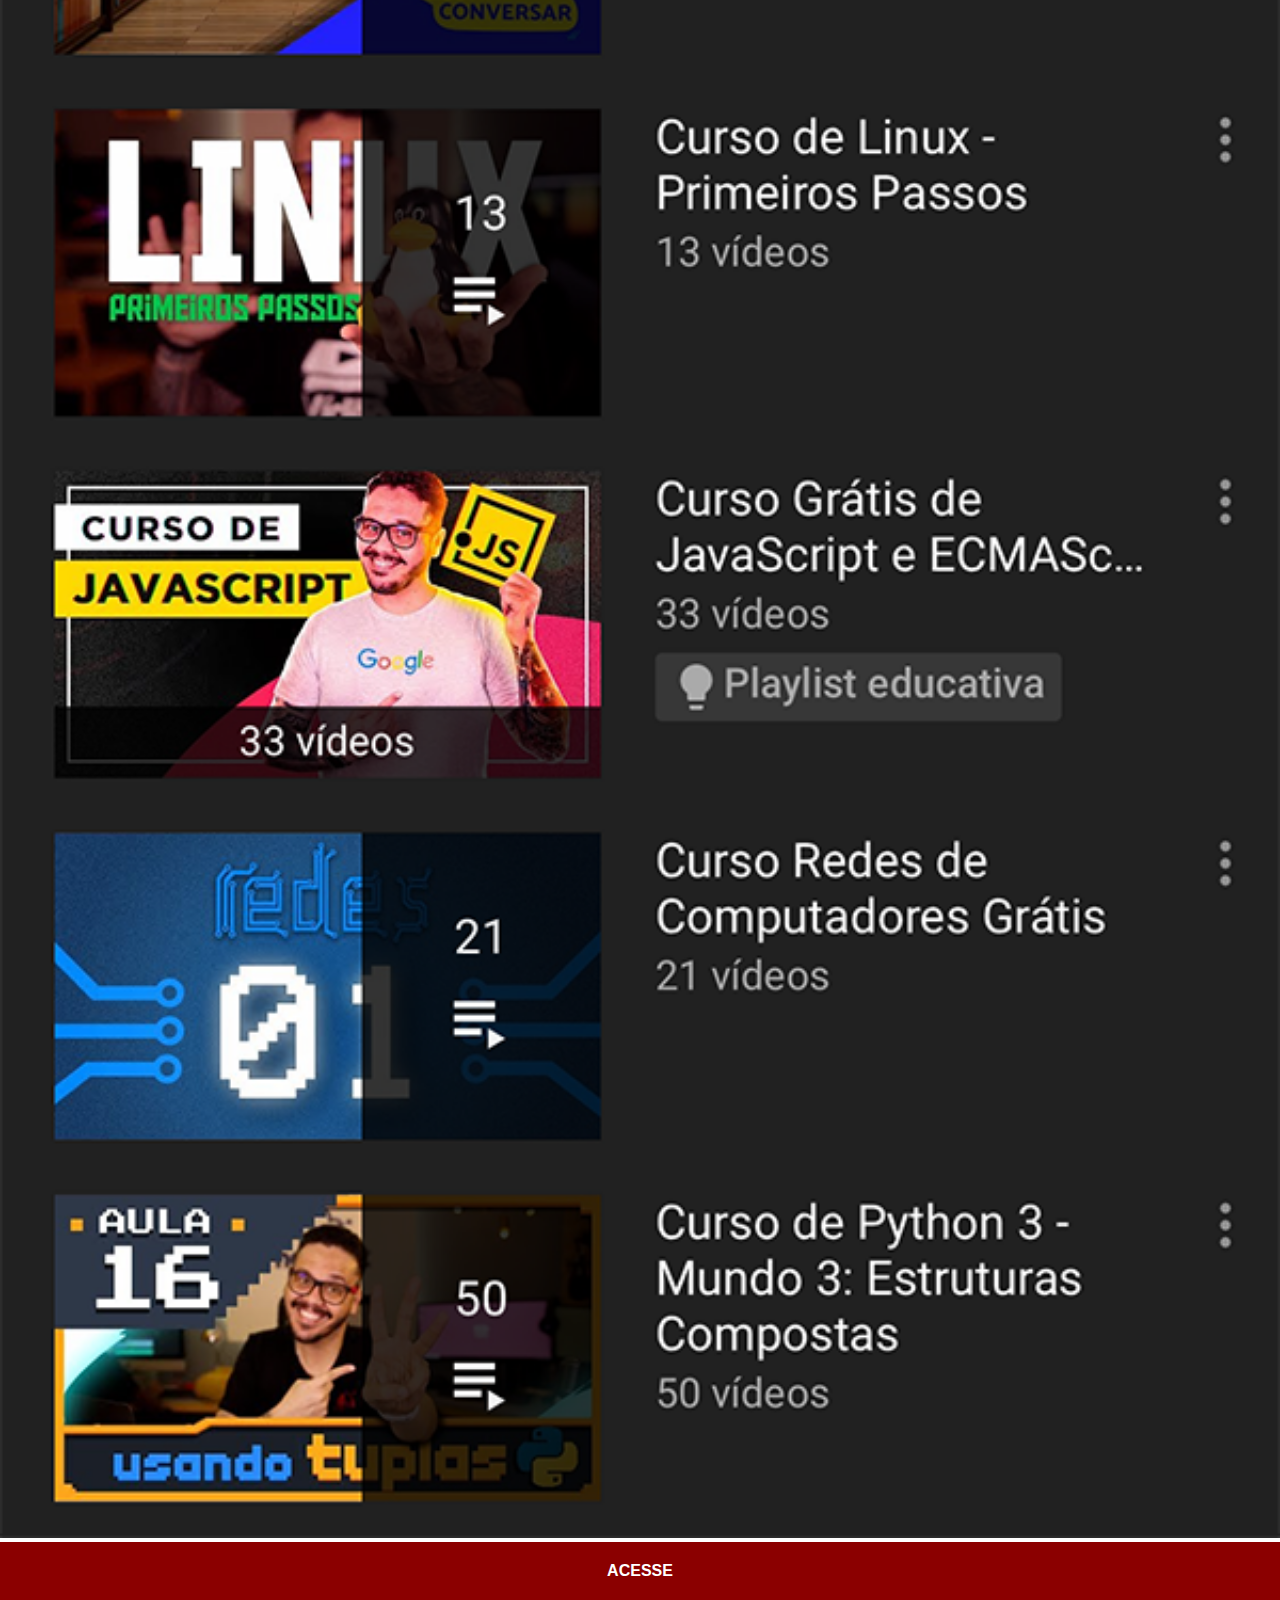
<file: youtube.html>
<!DOCTYPE html>
<html lang="pt-br">
<head>
    <meta charset="UTF-8">
    <meta http-equiv="X-UA-Compatible" content="IE=edge">
    <meta name="viewport" content="width=device-width, initial-scale=1.0">
    <title>YouTube</title>
    <link rel="stylesheet" href="estilos/social.css">
</head>
<body>
    <img src="pacote-d013/imagens/tela-youtube.png" alt="YouTube">
    <a href="https://www.youtube.com/@CursoemVideo" target="_blank">ACESSE</a>
</body>
</html>
</file>
<file: estilos/style.css>
@charset "UTF-8";

* {
    margin: 0px;
    padding: 0px;
    font-family: Arial, Helvetica, sans-serif;
}

::-webkit-scrollbar {
    width: 0px;
    height: 0px;
} 

html, body {
    height: 100vh;
    width: 100vw;
    background-color: black;
}

body {
    background: url('../pacote-d013/imagens/fundo-madeira.jpg') no-repeat top center;
    background-size: cover;
    background-attachment: fixed;
}

main {
    height: 100vh;
    position: relative;
}
section#telefone {
    position: absolute;
    top: 50%;
    left: 50%;
    transform: translate(-50%, -50%);

    height: 627px;
    width: 311px;
    background: url('../pacote-d013/imagens/frame-iphone.png') no-repeat;
}

iframe#tela {
    position: relative;
    top: 80px;
    left: 22px;
    width: 267px;
    height: 471px;
}

section#redes-sociais {
    text-align: right;
}
section#redes-sociais img {
    width: 50px;
    margin: 10px;
    border-radius: 50%;
    box-shadow: 2px 2px 5px rgba(0, 0, 0, 0.400);
    box-sizing: border-box;
}

section#redes-sociais img:hover {
    border: 2px solid rgba(255, 255, 255, 0.637);
    transform: translate(-3px, -3px);
    box-shadow: 5px 5px 10px rgba(0, 0, 0, 0.623);
    transition: transform .3s, border .5s;
}
</file>
<file: estilos/social.css>
@charset "UTF-8";

* {
    margin: 0px;
    padding: 0px;
    font-family: Arial, Helvetica, sans-serif;
}

::-webkit-scrollbar {
    width: 0px;
    height: 0px;
}

img {
    width: 100vw;
}

a {
    display: block;
    background-color: darkred;
    color: white;
    padding: 20px;
    text-align: center;
    font-weight: bolder;
    text-decoration: none;
}

a:hover {
    background-color: red;
}
</file>
